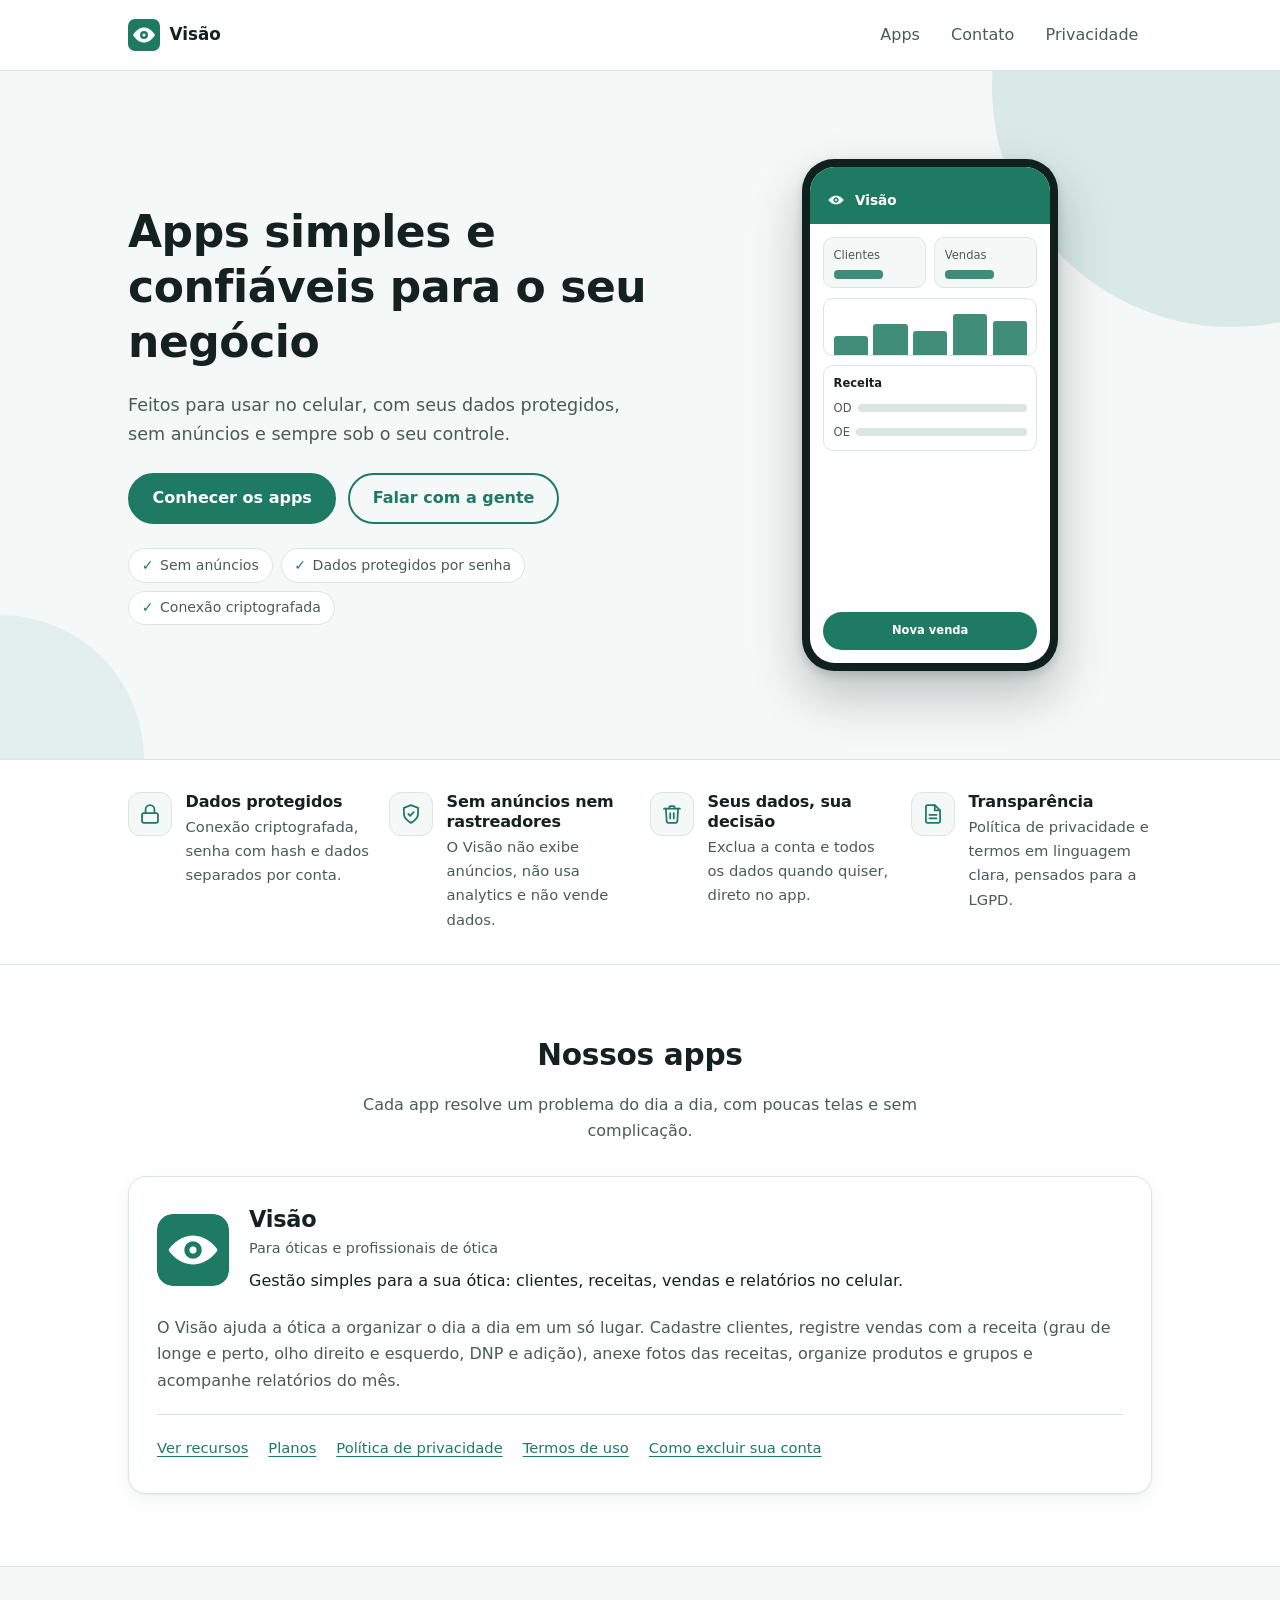
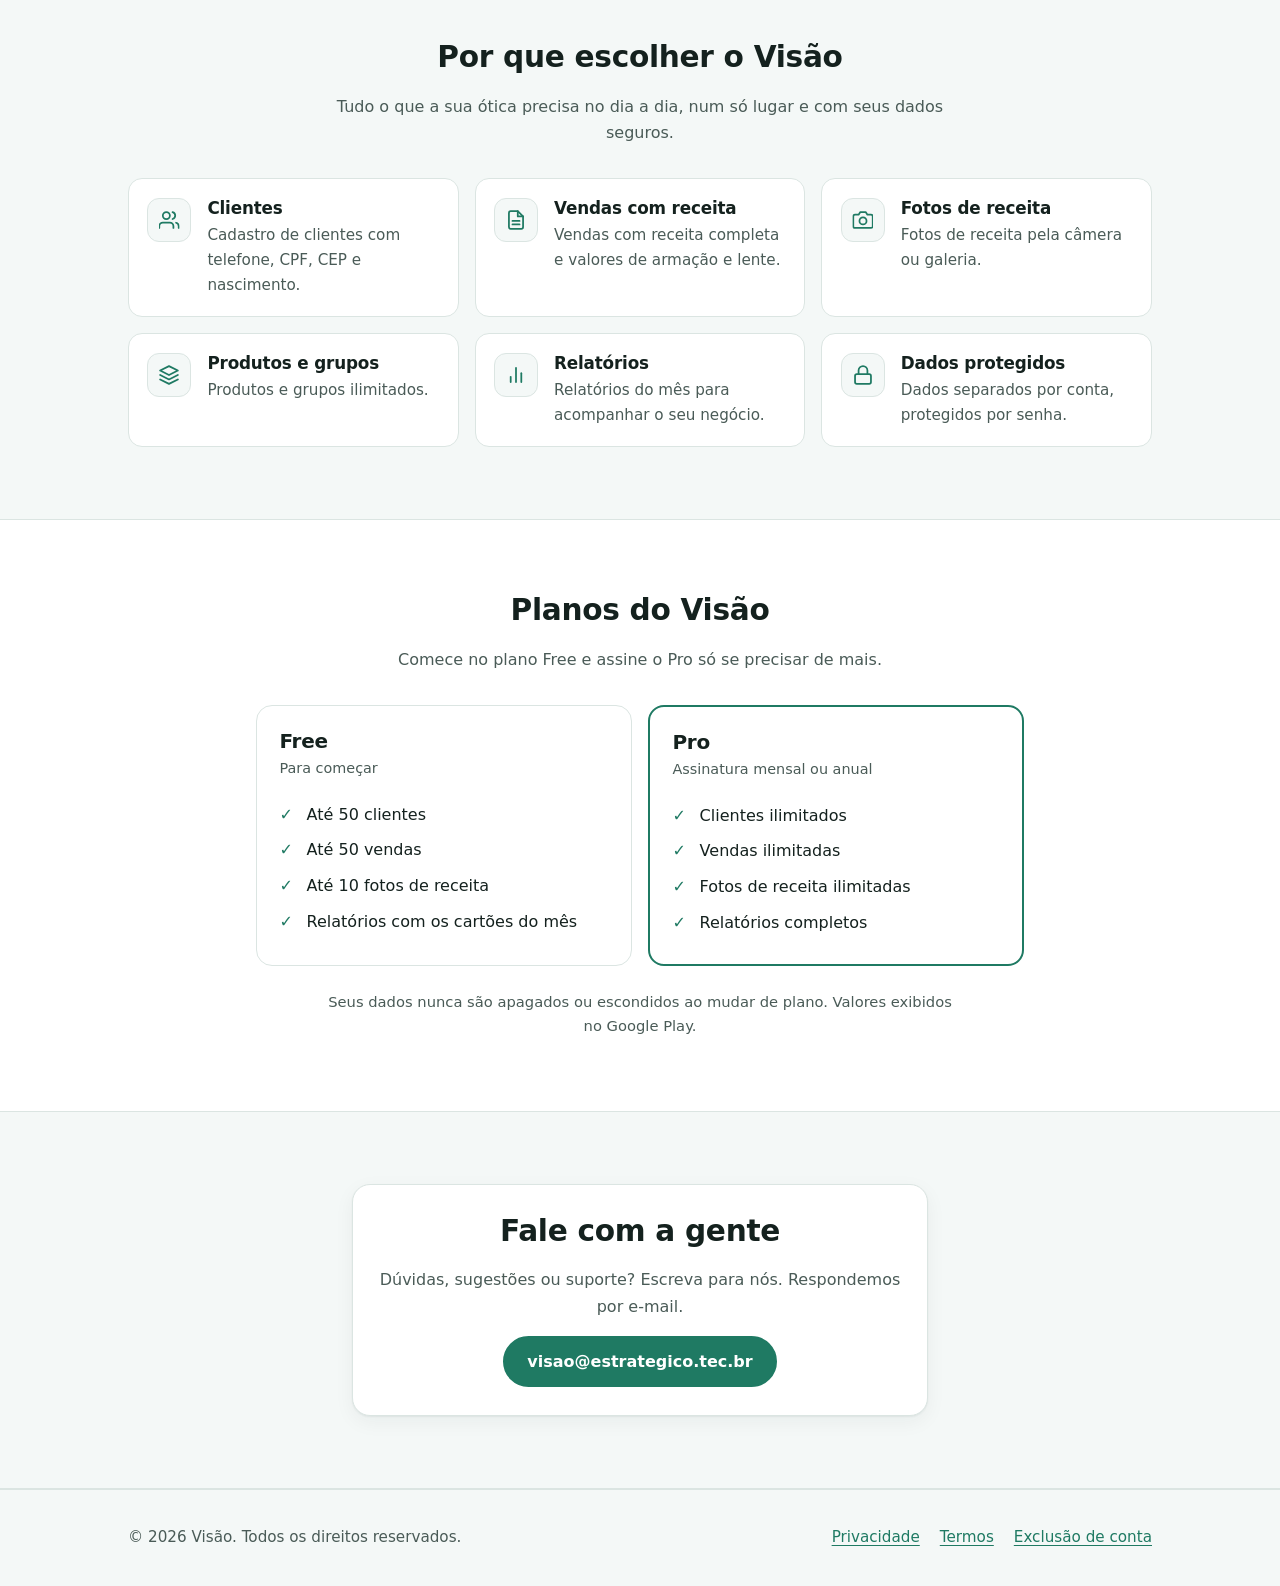
<file: index.html>
<!DOCTYPE html>
<html lang="pt-BR">
<head>
  <meta charset="utf-8">
  <meta name="viewport" content="width=device-width, initial-scale=1">
  <title>Visão – Apps simples e confiáveis para o seu negócio</title>
  <meta name="description" content="Apps simples, seguros e sem anúncios para o seu negócio. Conheça o Visão, app de gestão para óticas: clientes, receitas, vendas e relatórios no celular.">
  <meta name="theme-color" content="#1f7a63">
  <link rel="icon" href="img/favicon.svg" type="image/svg+xml">
  <link rel="stylesheet" href="style.css">

  <meta property="og:type" content="website">
  <meta property="og:locale" content="pt_BR">
  <meta property="og:site_name" content="Visão">
  <meta property="og:title" content="Visão – Apps simples e confiáveis para o seu negócio">
  <meta property="og:description" content="Conheça o Visão, app de gestão para óticas: clientes, receitas, vendas e relatórios no celular.">
  <!-- Opcional: og:image e og:url exigem URL absoluta (ex.: https://USUARIO.github.io/REPO/img/icone-visao.png).
  <meta property="og:image" content="https://USUARIO.github.io/REPO/img/icone-visao.png">
  <meta property="og:url" content="https://USUARIO.github.io/REPO/">
  -->
</head>
<body>
  <a class="skip-link" href="#conteudo">Ir para o conteúdo</a>

  <header class="site-header">
    <div class="container">
      <a class="brand" href="index.html">
        <img src="img/favicon.svg" alt="" width="32" height="32">
        <span>Visão</span>
      </a>
      <nav class="site-nav" aria-label="Principal">
        <ul>
          <li><a href="#apps">Apps</a></li>
          <li><a href="#contato">Contato</a></li>
          <li><a href="privacy.html">Privacidade</a></li>
        </ul>
      </nav>
    </div>
  </header>

  <main id="conteudo">

    <!-- ================================ HERO ================================ -->
    <section class="hero" aria-labelledby="titulo-hero">
      <div class="container">
        <div class="hero__texto">
          <h1 id="titulo-hero">Apps simples e confiáveis para o seu negócio</h1>
          <p class="hero__lead">Feitos para usar no celular, com seus dados protegidos, sem anúncios e sempre sob o seu controle.</p>
          <div class="hero__acoes">
            <a class="btn" href="#apps">Conhecer os apps</a>
            <a class="btn btn--secundario" href="#contato">Falar com a gente</a>
          </div>
          <ul class="chips" aria-label="Nossos compromissos">
            <li>Sem anúncios</li>
            <li>Dados protegidos por senha</li>
            <li>Conexão criptografada</li>
          </ul>
        </div>

        <!-- Ilustração do app feita só com HTML/CSS (sem imagens externas) -->
        <div class="phone" role="img" aria-label="Ilustração da tela do app Visão, com clientes, gráfico de vendas e receita">
          <div class="phone__tela" aria-hidden="true">
            <div class="phone__topo">
              <img src="img/icone-visao.png" alt="" width="22" height="22">
              <span>Visão</span>
            </div>
            <div class="phone__corpo">
              <div class="mini-cards">
                <div class="mini-card">Clientes<strong></strong></div>
                <div class="mini-card">Vendas<strong></strong></div>
              </div>
              <div class="grafico"><span></span><span></span><span></span><span></span><span></span></div>
              <div class="receita-mini">
                <p>Receita</p>
                <div>OD</div>
                <div>OE</div>
              </div>
              <div class="phone__botao">Nova venda</div>
            </div>
          </div>
        </div>
      </div>
    </section>

    <!-- ========================== COMPROMISSOS (CONFIANÇA) ========================== -->
    <section class="confianca" aria-labelledby="titulo-confianca">
      <div class="container">
        <h2 class="sr-only" id="titulo-confianca">Nosso compromisso com a sua confiança</h2>
        <ul class="confianca__lista">
          <li class="confianca__item">
            <svg class="icone" viewBox="0 0 24 24" aria-hidden="true"><rect x="3" y="11" width="18" height="11" rx="2" ry="2"/><path d="M7 11V7a5 5 0 0 1 10 0v4"/></svg>
            <div>
              <h3>Dados protegidos</h3>
              <p>Conexão criptografada, senha com hash e dados separados por conta.</p>
            </div>
          </li>
          <li class="confianca__item">
            <svg class="icone" viewBox="0 0 24 24" aria-hidden="true"><path d="M12 22s8-4 8-10V5l-8-3-8 3v7c0 6 8 10 8 10z"/><polyline points="9 12 11 14 15 10"/></svg>
            <div>
              <h3>Sem anúncios nem rastreadores</h3>
              <p>O Visão não exibe anúncios, não usa analytics e não vende dados.</p>
            </div>
          </li>
          <li class="confianca__item">
            <svg class="icone" viewBox="0 0 24 24" aria-hidden="true"><polyline points="3 6 5 6 21 6"/><path d="M19 6l-1 14a2 2 0 0 1-2 2H8a2 2 0 0 1-2-2L5 6"/><path d="M10 11v6"/><path d="M14 11v6"/><path d="M9 6V4a1 1 0 0 1 1-1h4a1 1 0 0 1 1 1v2"/></svg>
            <div>
              <h3>Seus dados, sua decisão</h3>
              <p>Exclua a conta e todos os dados quando quiser, direto no app.</p>
            </div>
          </li>
          <li class="confianca__item">
            <svg class="icone" viewBox="0 0 24 24" aria-hidden="true"><path d="M14 2H6a2 2 0 0 0-2 2v16a2 2 0 0 0 2 2h12a2 2 0 0 0 2-2V8z"/><polyline points="14 2 14 8 20 8"/><line x1="16" y1="13" x2="8" y2="13"/><line x1="16" y1="17" x2="8" y2="17"/></svg>
            <div>
              <h3>Transparência</h3>
              <p>Política de privacidade e termos em linguagem clara, pensados para a LGPD.</p>
            </div>
          </li>
        </ul>
      </div>
    </section>

    <!-- ================================ APPS ================================ -->
    <section class="secao" id="apps" aria-labelledby="titulo-apps">
      <div class="container">
        <div class="secao__cab">
          <h2 id="titulo-apps">Nossos apps</h2>
          <p class="secao__intro">Cada app resolve um problema do dia a dia, com poucas telas e sem complicação.</p>
        </div>

        <div class="apps-grid">

          <!-- ============================ APP: VISÃO ============================ -->
          <article class="app-card app-card--destaque" id="visao" aria-labelledby="visao-nome">
            <div class="app-card__topo">
              <img class="app-card__icone" src="img/icone-visao.png" alt="Ícone do app Visão" width="72" height="72">
              <div class="app-card__texto">
                <h3 class="app-card__nome" id="visao-nome">Visão</h3>
                <p class="app-card__publico">Para óticas e profissionais de ótica</p>
                <p class="app-card__curta">Gestão simples para a sua ótica: clientes, receitas, vendas e relatórios no celular.</p>
              </div>
              <!-- Quando o app estiver no Google Play, descomente o bloco abaixo e troque a URL:
              <div class="app-card__acoes">
                <a class="btn" href="[URL DO GOOGLE PLAY]" rel="noopener">Baixar no Google Play</a>
              </div>
              -->
            </div>

            <p class="app-card__longa">O Visão ajuda a ótica a organizar o dia a dia em um só lugar. Cadastre clientes, registre vendas com a receita (grau de longe e perto, olho direito e esquerdo, DNP e adição), anexe fotos das receitas, organize produtos e grupos e acompanhe relatórios do mês.</p>

            <p class="app-card__links">
              <a href="#visao-recursos">Ver recursos</a>
              <a href="#planos">Planos</a>
              <a href="privacy.html">Política de privacidade</a>
              <a href="termos.html">Termos de uso</a>
              <a href="excluir-conta.html">Como excluir sua conta</a>
            </p>
          </article>
          <!-- ========================== FIM DO APP: VISÃO ========================== -->

          <!-- ======================= MODELO PARA UM NOVO APP =======================
          Copie este bloco para dentro de <div class="apps-grid">, depois do cartão anterior.
          Remova "app-card--destaque" para que ele ocupe meia largura no desktop.
          Troque o id (ex.: "novoapp"), o ícone em img/, os textos e o link do Google Play.

          <article class="app-card" id="novoapp" aria-labelledby="novoapp-nome">
            <div class="app-card__topo">
              <img class="app-card__icone" src="img/icone-novoapp.png" alt="Ícone do app NOME" width="72" height="72">
              <div class="app-card__texto">
                <h3 class="app-card__nome" id="novoapp-nome">NOME DO APP</h3>
                <p class="app-card__publico">Para QUEM</p>
                <p class="app-card__curta">Descrição curta em uma linha.</p>
              </div>
              <div class="app-card__acoes">
                <a class="btn" href="[URL DO GOOGLE PLAY]" rel="noopener">Baixar no Google Play</a>
              </div>
            </div>
          </article>
          ===================================================================== -->

        </div>
      </div>
    </section>

    <!-- ===================== RECURSOS DO VISÃO ===================== -->
    <section class="secao secao--suave" id="visao-recursos" aria-labelledby="titulo-recursos">
      <div class="container">
        <div class="secao__cab">
          <h2 id="titulo-recursos">Por que escolher o Visão</h2>
          <p class="secao__intro">Tudo o que a sua ótica precisa no dia a dia, num só lugar e com seus dados seguros.</p>
        </div>

        <ul class="recursos">
          <li class="recurso">
            <svg class="icone" viewBox="0 0 24 24" aria-hidden="true"><path d="M17 21v-2a4 4 0 0 0-4-4H5a4 4 0 0 0-4 4v2"/><circle cx="9" cy="7" r="4"/><path d="M23 21v-2a4 4 0 0 0-3-3.87"/><path d="M16 3.13a4 4 0 0 1 0 7.75"/></svg>
            <div>
              <h3>Clientes</h3>
              <p>Cadastro de clientes com telefone, CPF, CEP e nascimento.</p>
            </div>
          </li>
          <li class="recurso">
            <svg class="icone" viewBox="0 0 24 24" aria-hidden="true"><path d="M14 2H6a2 2 0 0 0-2 2v16a2 2 0 0 0 2 2h12a2 2 0 0 0 2-2V8z"/><polyline points="14 2 14 8 20 8"/><line x1="16" y1="13" x2="8" y2="13"/><line x1="16" y1="17" x2="8" y2="17"/></svg>
            <div>
              <h3>Vendas com receita</h3>
              <p>Vendas com receita completa e valores de armação e lente.</p>
            </div>
          </li>
          <li class="recurso">
            <svg class="icone" viewBox="0 0 24 24" aria-hidden="true"><path d="M23 19a2 2 0 0 1-2 2H3a2 2 0 0 1-2-2V8a2 2 0 0 1 2-2h4l2-3h6l2 3h4a2 2 0 0 1 2 2z"/><circle cx="12" cy="13" r="4"/></svg>
            <div>
              <h3>Fotos de receita</h3>
              <p>Fotos de receita pela câmera ou galeria.</p>
            </div>
          </li>
          <li class="recurso">
            <svg class="icone" viewBox="0 0 24 24" aria-hidden="true"><polygon points="12 2 2 7 12 12 22 7 12 2"/><polyline points="2 17 12 22 22 17"/><polyline points="2 12 12 17 22 12"/></svg>
            <div>
              <h3>Produtos e grupos</h3>
              <p>Produtos e grupos ilimitados.</p>
            </div>
          </li>
          <li class="recurso">
            <svg class="icone" viewBox="0 0 24 24" aria-hidden="true"><line x1="18" y1="20" x2="18" y2="10"/><line x1="12" y1="20" x2="12" y2="4"/><line x1="6" y1="20" x2="6" y2="14"/></svg>
            <div>
              <h3>Relatórios</h3>
              <p>Relatórios do mês para acompanhar o seu negócio.</p>
            </div>
          </li>
          <li class="recurso">
            <svg class="icone" viewBox="0 0 24 24" aria-hidden="true"><rect x="3" y="11" width="18" height="11" rx="2" ry="2"/><path d="M7 11V7a5 5 0 0 1 10 0v4"/></svg>
            <div>
              <h3>Dados protegidos</h3>
              <p>Dados separados por conta, protegidos por senha.</p>
            </div>
          </li>
        </ul>
      </div>
    </section>

    <!-- ================================ PLANOS ================================ -->
    <section class="secao" id="planos" aria-labelledby="titulo-planos">
      <div class="container">
        <div class="secao__cab">
          <h2 id="titulo-planos">Planos do Visão</h2>
          <p class="secao__intro">Comece no plano Free e assine o Pro só se precisar de mais.</p>
        </div>

        <div class="planos">
          <div class="plano">
            <h3>Free</h3>
            <p class="plano__sub">Para começar</p>
            <ul class="plano__lista">
              <li>Até 50 clientes</li>
              <li>Até 50 vendas</li>
              <li>Até 10 fotos de receita</li>
              <li>Relatórios com os cartões do mês</li>
            </ul>
          </div>
          <div class="plano plano--pro">
            <h3>Pro</h3>
            <p class="plano__sub">Assinatura mensal ou anual</p>
            <ul class="plano__lista">
              <li>Clientes ilimitados</li>
              <li>Vendas ilimitadas</li>
              <li>Fotos de receita ilimitadas</li>
              <li>Relatórios completos</li>
            </ul>
          </div>
        </div>
        <p class="nota nota--centro">Seus dados nunca são apagados ou escondidos ao mudar de plano. Valores exibidos no Google Play.</p>
      </div>
    </section>

    <!-- ================================ CONTATO ================================ -->
    <section class="secao secao--suave" id="contato" aria-labelledby="titulo-contato">
      <div class="container">
        <div class="contato__caixa">
          <h2 id="titulo-contato">Fale com a gente</h2>
          <p>Dúvidas, sugestões ou suporte? Escreva para nós. Respondemos por e-mail.</p>
          <a class="btn" href="mailto:visao@estrategico.tec.br">visao@estrategico.tec.br</a>
        </div>
      </div>
    </section>
  </main>

  <footer class="site-footer">
    <div class="container">
      <p>&copy; 2026 Visão. Todos os direitos reservados.</p>
      <nav aria-label="Rodapé">
        <ul>
          <li><a href="privacy.html">Privacidade</a></li>
          <li><a href="termos.html">Termos</a></li>
          <li><a href="excluir-conta.html">Exclusão de conta</a></li>
        </ul>
      </nav>
    </div>
  </footer>
</body>
</html>
</file>
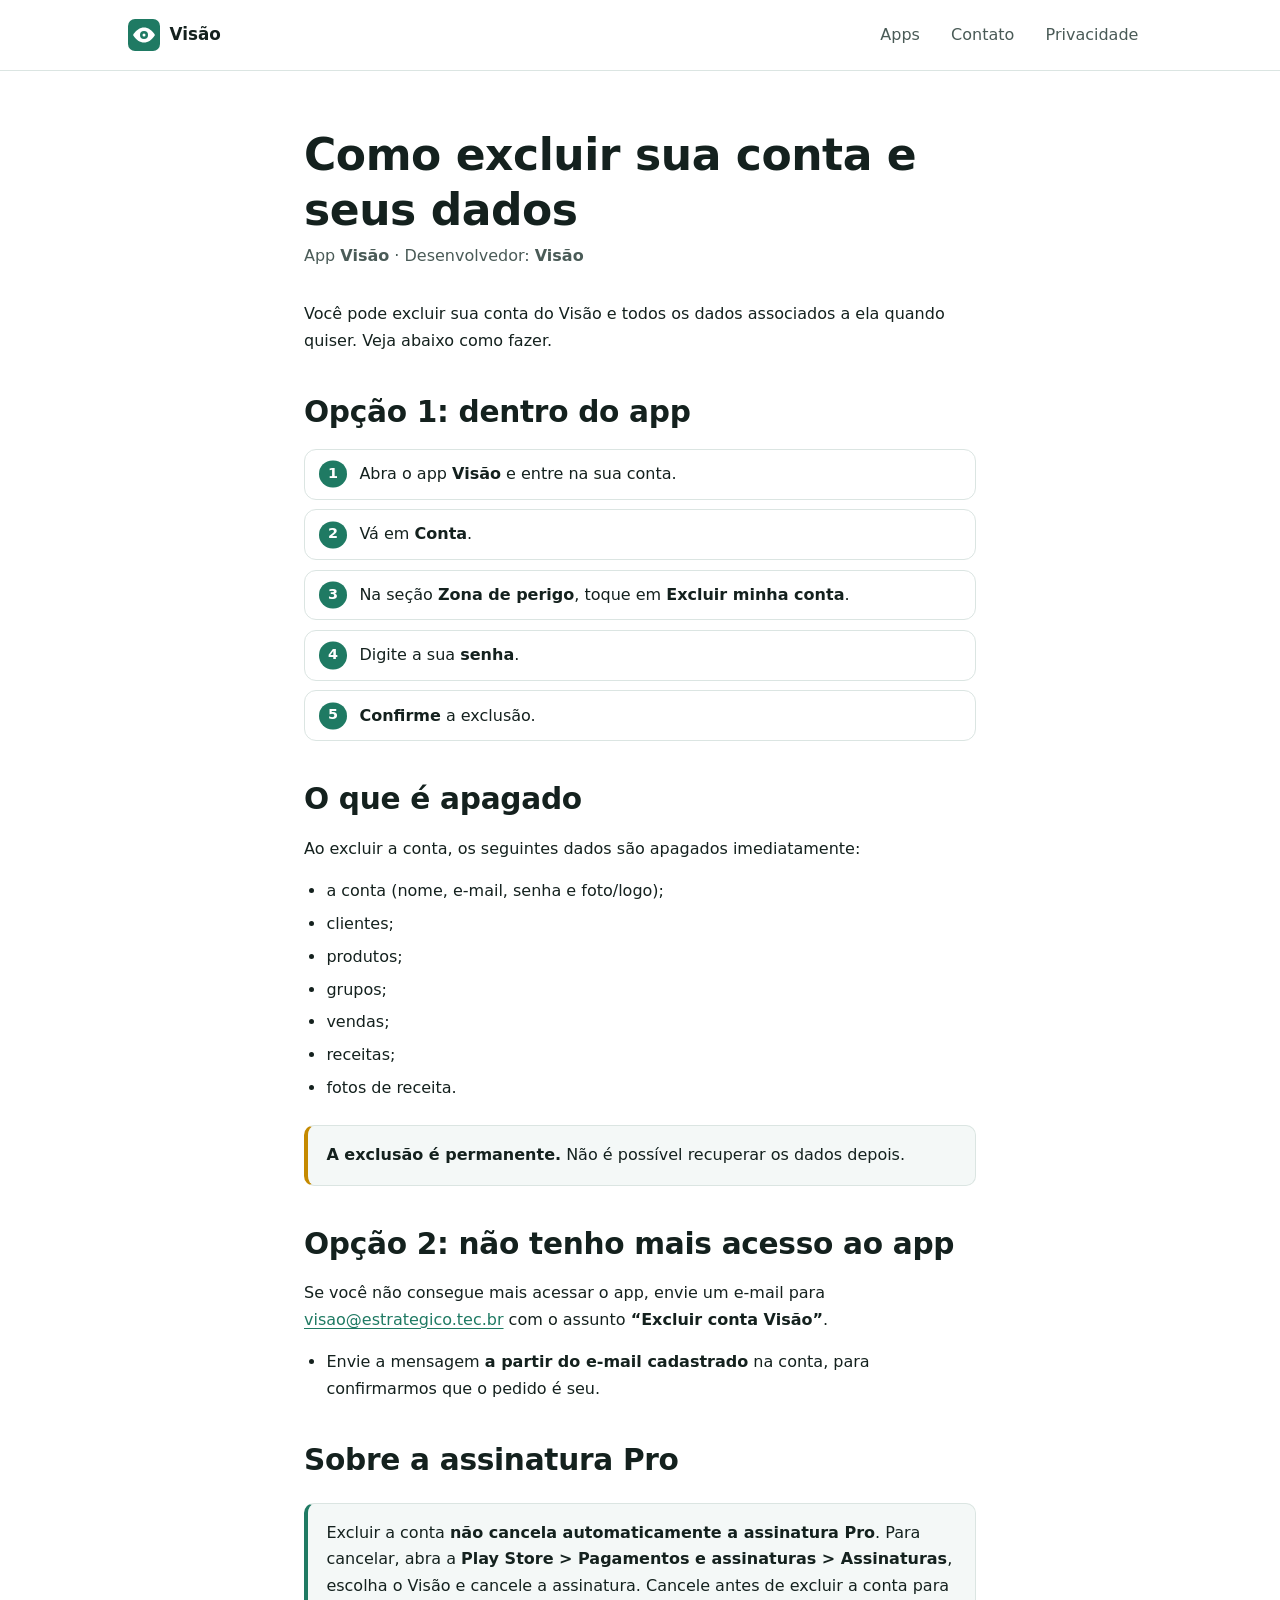
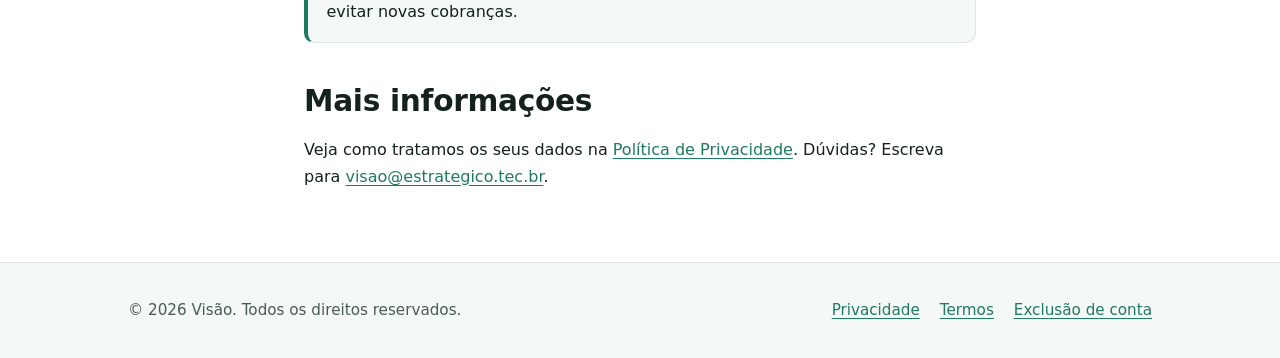
<file: excluir-conta.html>
<!DOCTYPE html>
<html lang="pt-BR">
<head>
  <meta charset="utf-8">
  <meta name="viewport" content="width=device-width, initial-scale=1">
  <title>Como excluir sua conta e seus dados no app Visão</title>
  <meta name="description" content="Passo a passo para excluir sua conta e todos os seus dados do app Visão, dentro do app ou por e-mail.">
  <meta name="theme-color" content="#1f7a63">
  <link rel="icon" href="img/favicon.svg" type="image/svg+xml">
  <link rel="stylesheet" href="style.css">

  <meta property="og:type" content="website">
  <meta property="og:locale" content="pt_BR">
  <meta property="og:site_name" content="Visão">
  <meta property="og:title" content="Como excluir sua conta e seus dados no app Visão">
  <meta property="og:description" content="Passo a passo para excluir sua conta e todos os seus dados do app Visão.">
</head>
<body>
  <a class="skip-link" href="#conteudo">Ir para o conteúdo</a>

  <header class="site-header">
    <div class="container">
      <a class="brand" href="index.html">
        <img src="img/favicon.svg" alt="" width="32" height="32">
        <span>Visão</span>
      </a>
      <nav class="site-nav" aria-label="Principal">
        <ul>
          <li><a href="index.html#apps">Apps</a></li>
          <li><a href="index.html#contato">Contato</a></li>
          <li><a href="privacy.html">Privacidade</a></li>
        </ul>
      </nav>
    </div>
  </header>

  <main id="conteudo" class="pagina">
    <div class="container container--texto">
      <h1>Como excluir sua conta e seus dados</h1>
      <p class="meta">App <strong>Visão</strong> · Desenvolvedor: <strong>Visão</strong></p>

      <p>Você pode excluir sua conta do Visão e todos os dados associados a ela quando quiser. Veja abaixo como fazer.</p>

      <h2 id="no-app">Opção 1: dentro do app</h2>
      <ol class="passos">
        <li>Abra o app <strong>Visão</strong> e entre na sua conta.</li>
        <li>Vá em <strong>Conta</strong>.</li>
        <li>Na seção <strong>Zona de perigo</strong>, toque em <strong>Excluir minha conta</strong>.</li>
        <li>Digite a sua <strong>senha</strong>.</li>
        <li><strong>Confirme</strong> a exclusão.</li>
      </ol>

      <h2 id="dados-apagados">O que é apagado</h2>
      <p>Ao excluir a conta, os seguintes dados são apagados imediatamente:</p>
      <ul>
        <li>a conta (nome, e-mail, senha e foto/logo);</li>
        <li>clientes;</li>
        <li>produtos;</li>
        <li>grupos;</li>
        <li>vendas;</li>
        <li>receitas;</li>
        <li>fotos de receita.</li>
      </ul>
      <div class="aviso aviso--atencao">
        <p><strong>A exclusão é permanente.</strong> Não é possível recuperar os dados depois.</p>
      </div>

      <h2 id="por-email">Opção 2: não tenho mais acesso ao app</h2>
      <p>Se você não consegue mais acessar o app, envie um e-mail para <a href="mailto:visao@estrategico.tec.br?subject=Excluir%20conta%20Vis%C3%A3o">visao@estrategico.tec.br</a> com o assunto <strong>&ldquo;Excluir conta Visão&rdquo;</strong>.</p>
      <ul>
        <li>Envie a mensagem <strong>a partir do e-mail cadastrado</strong> na conta, para confirmarmos que o pedido é seu.</li>
      </ul>

      <h2 id="assinatura">Sobre a assinatura Pro</h2>
      <div class="aviso">
        <p>Excluir a conta <strong>não cancela automaticamente a assinatura Pro</strong>. Para cancelar, abra a <strong>Play Store &gt; Pagamentos e assinaturas &gt; Assinaturas</strong>, escolha o Visão e cancele a assinatura. Cancele antes de excluir a conta para evitar novas cobranças.</p>
      </div>

      <h2 id="mais">Mais informações</h2>
      <p>Veja como tratamos os seus dados na <a href="privacy.html">Política de Privacidade</a>. Dúvidas? Escreva para <a href="mailto:visao@estrategico.tec.br">visao@estrategico.tec.br</a>.</p>
    </div>
  </main>

  <footer class="site-footer">
    <div class="container">
      <p>&copy; 2026 Visão. Todos os direitos reservados.</p>
      <nav aria-label="Rodapé">
        <ul>
          <li><a href="privacy.html">Privacidade</a></li>
          <li><a href="termos.html">Termos</a></li>
          <li><a href="excluir-conta.html" aria-current="page">Exclusão de conta</a></li>
        </ul>
      </nav>
    </div>
  </footer>
</body>
</html>
</file>
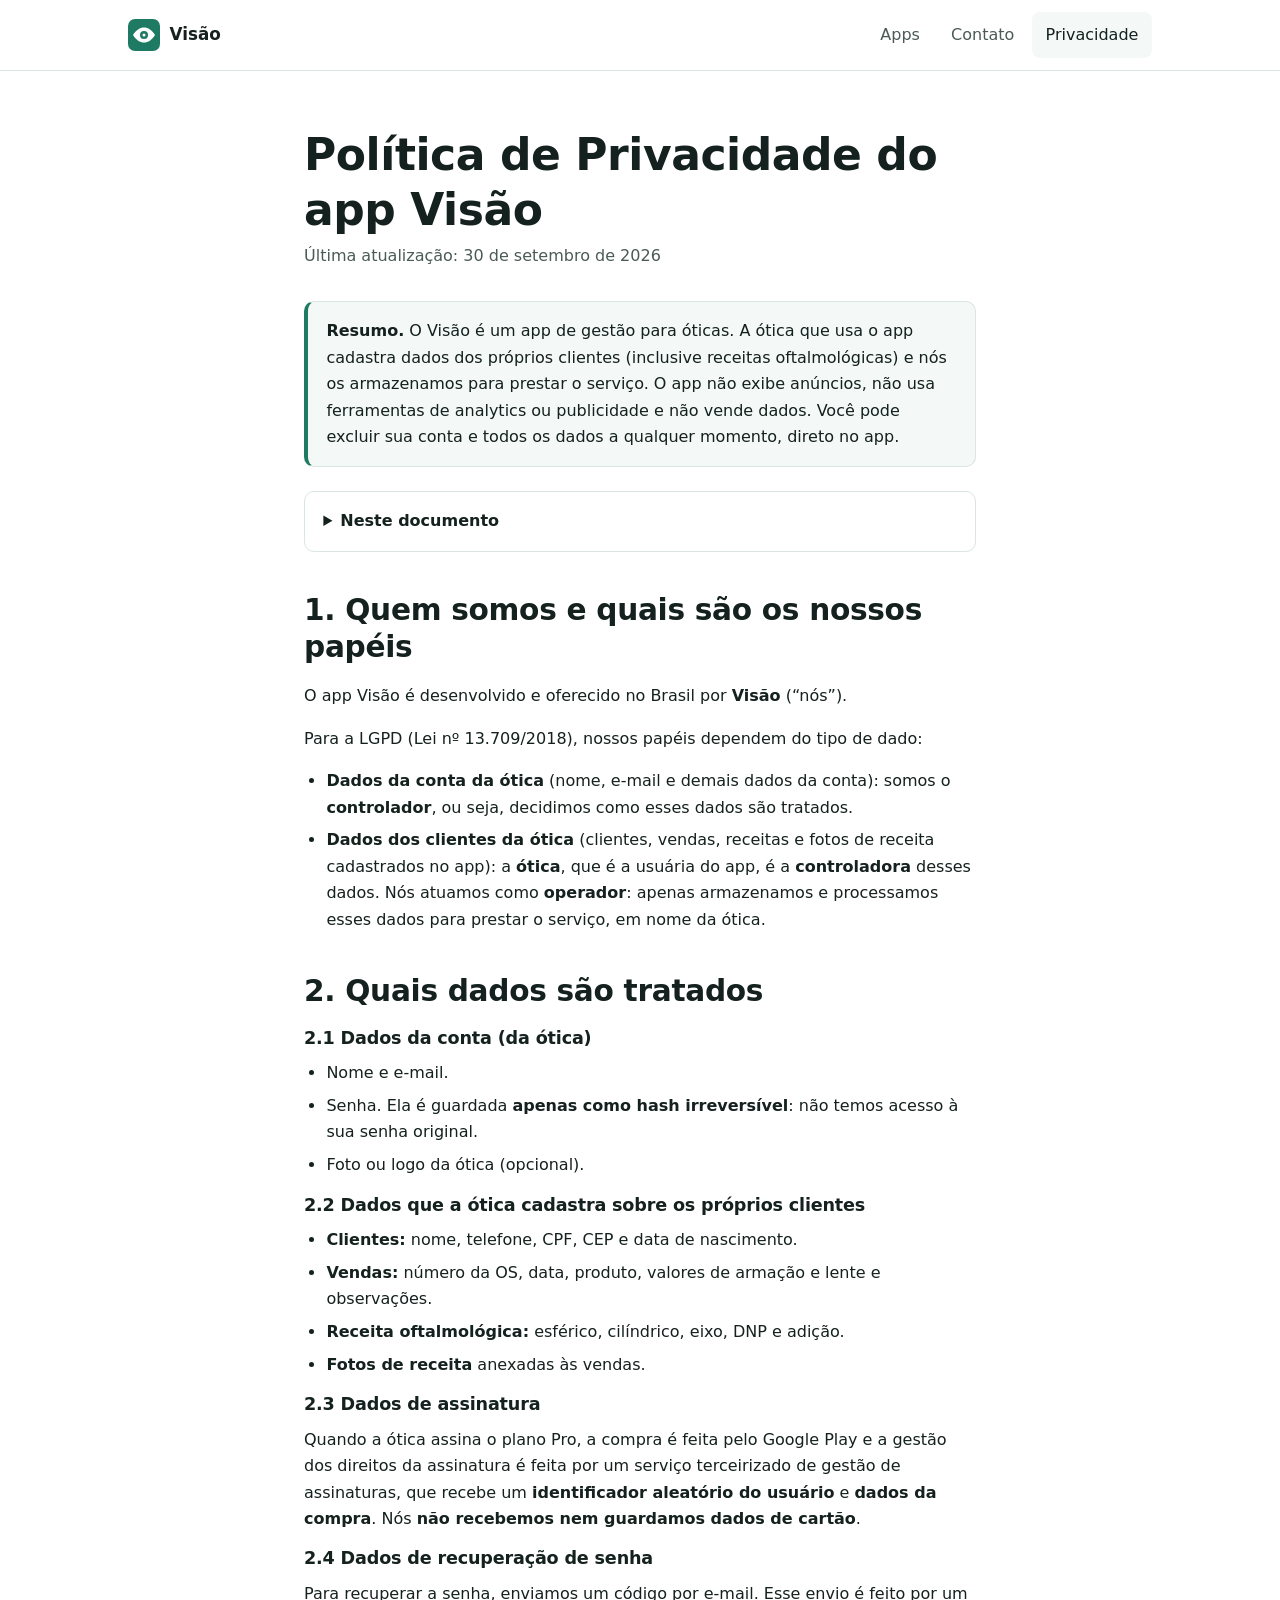
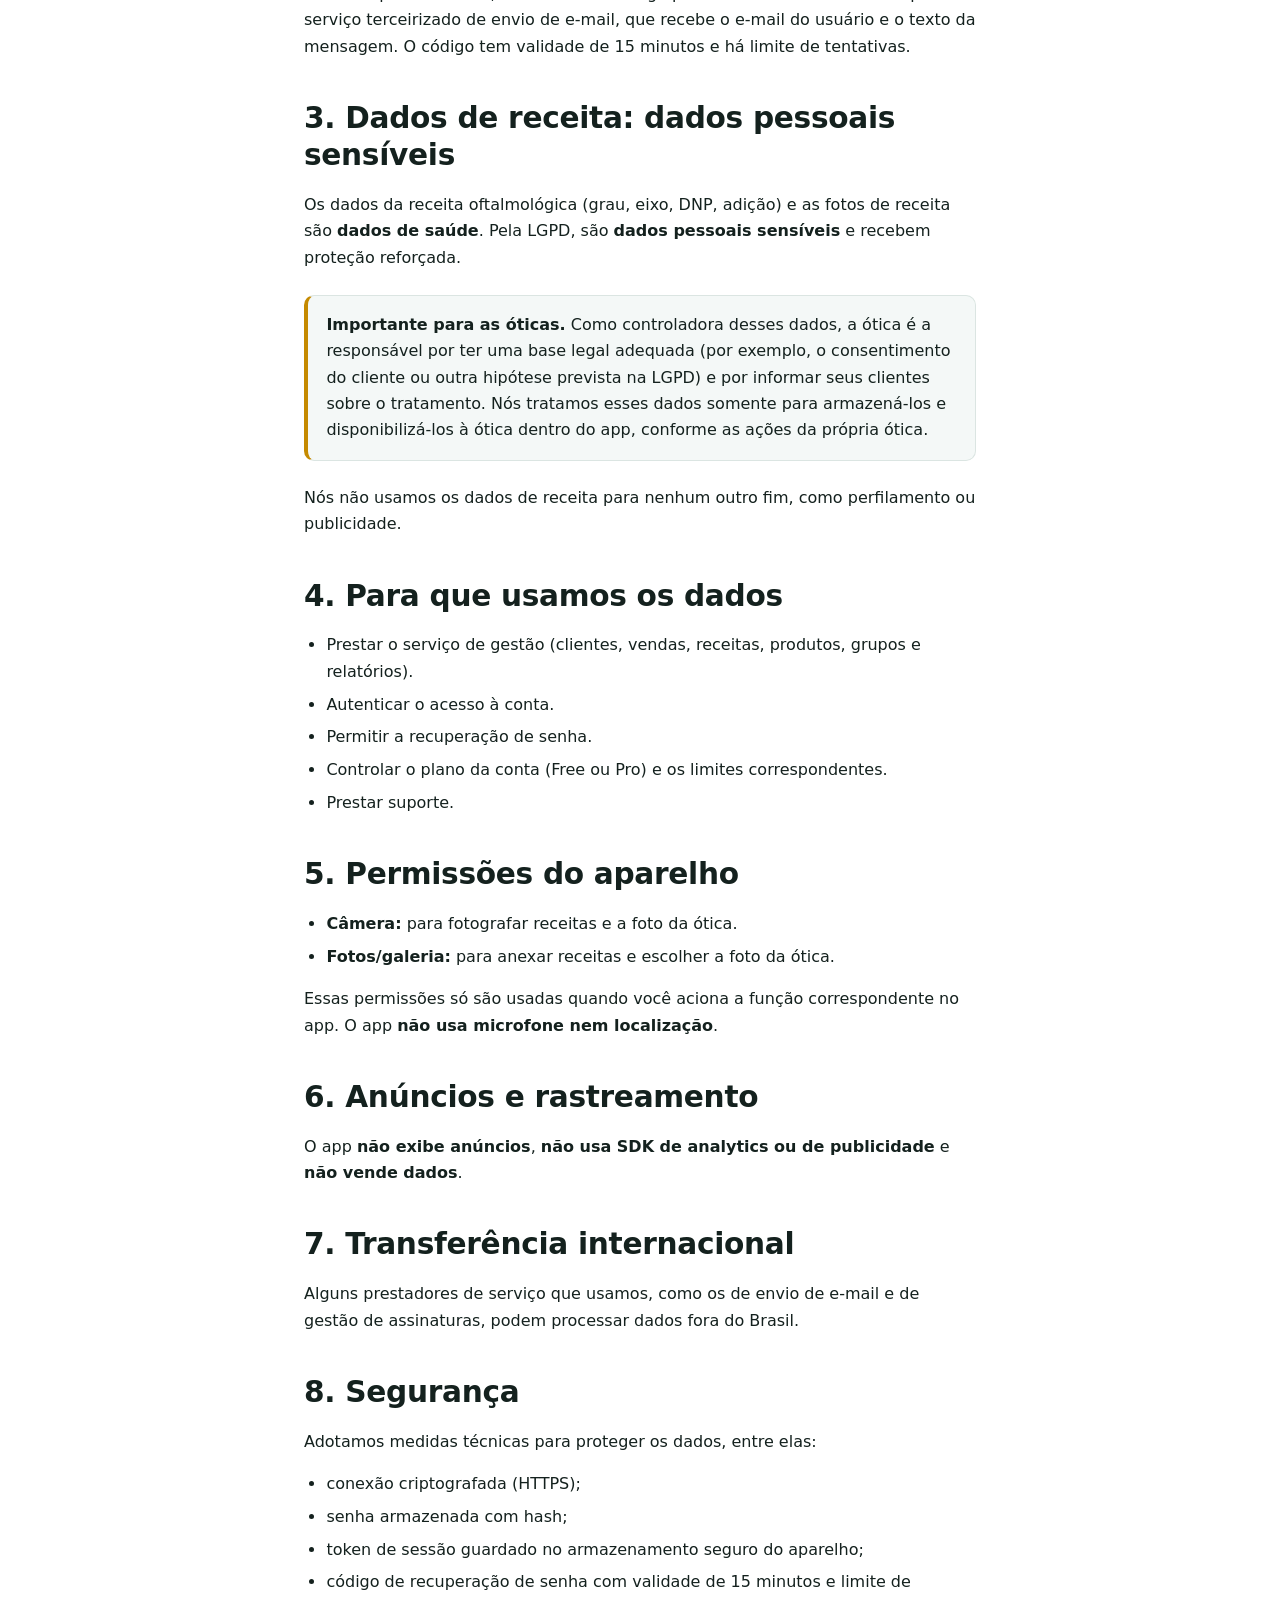
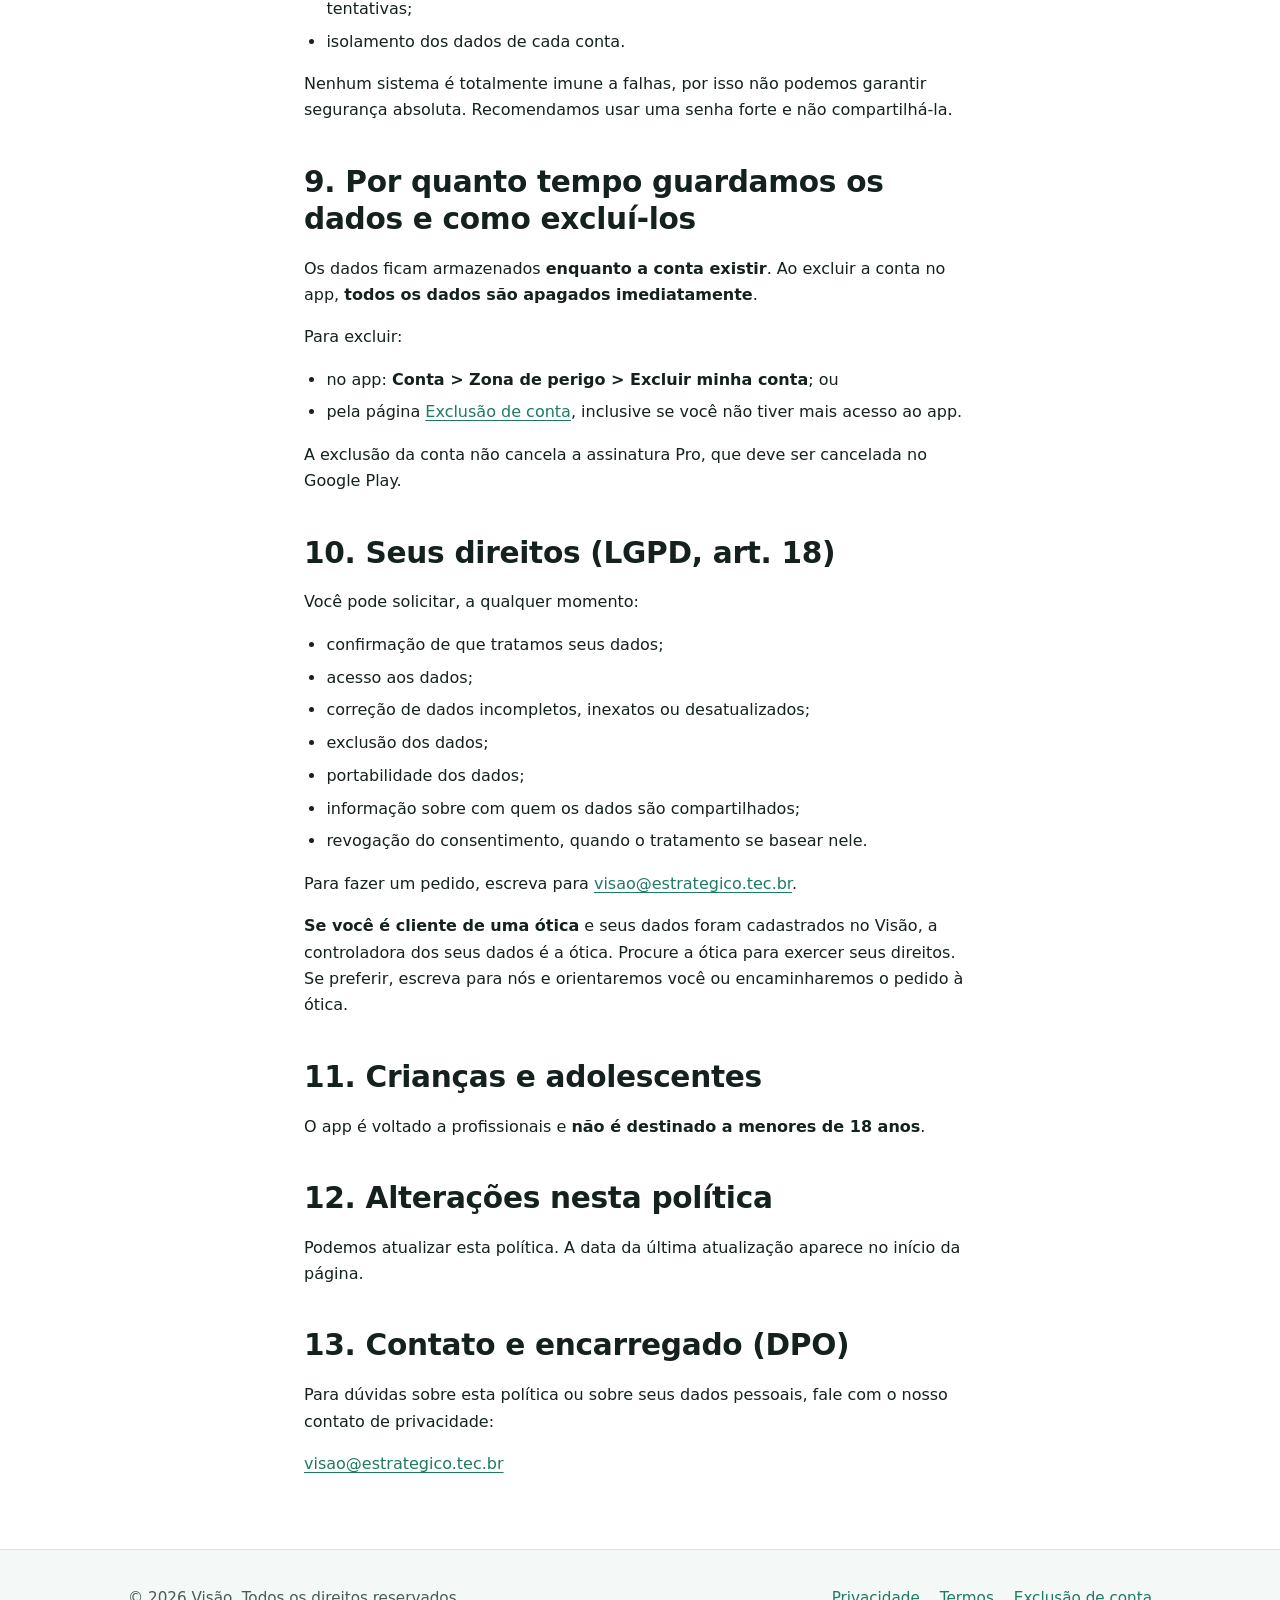
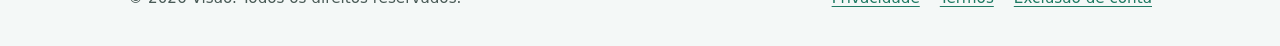
<file: privacy.html>
<!DOCTYPE html>
<html lang="pt-BR">
<head>
  <meta charset="utf-8">
  <meta name="viewport" content="width=device-width, initial-scale=1">
  <title>Política de Privacidade do app Visão</title>
  <meta name="description" content="Política de Privacidade do app Visão: quais dados são tratados, para quê, com quem são compartilhados, como são protegidos e como exercer seus direitos pela LGPD.">
  <meta name="theme-color" content="#1f7a63">
  <link rel="icon" href="img/favicon.svg" type="image/svg+xml">
  <link rel="stylesheet" href="style.css">

  <meta property="og:type" content="website">
  <meta property="og:locale" content="pt_BR">
  <meta property="og:site_name" content="Visão">
  <meta property="og:title" content="Política de Privacidade do app Visão">
  <meta property="og:description" content="Quais dados o app Visão trata, para quê, como são protegidos e como exercer seus direitos pela LGPD.">
</head>
<body>
  <a class="skip-link" href="#conteudo">Ir para o conteúdo</a>

  <header class="site-header">
    <div class="container">
      <a class="brand" href="index.html">
        <img src="img/favicon.svg" alt="" width="32" height="32">
        <span>Visão</span>
      </a>
      <nav class="site-nav" aria-label="Principal">
        <ul>
          <li><a href="index.html#apps">Apps</a></li>
          <li><a href="index.html#contato">Contato</a></li>
          <li><a href="privacy.html" aria-current="page">Privacidade</a></li>
        </ul>
      </nav>
    </div>
  </header>

  <main id="conteudo" class="pagina">
    <div class="container container--texto">
      <h1>Política de Privacidade do app Visão</h1>
      <p class="meta">Última atualização: 30 de setembro de 2026</p>

      <div class="resumo">
        <p><strong>Resumo.</strong> O Visão é um app de gestão para óticas. A ótica que usa o app cadastra dados dos próprios clientes (inclusive receitas oftalmológicas) e nós os armazenamos para prestar o serviço. O app não exibe anúncios, não usa ferramentas de analytics ou publicidade e não vende dados. Você pode excluir sua conta e todos os dados a qualquer momento, direto no app.</p>
      </div>

      <details class="indice">
        <summary>Neste documento</summary>
        <ol>
          <li><a href="#quem-somos">Quem somos e quais são os nossos papéis</a></li>
          <li><a href="#dados">Quais dados são tratados</a></li>
          <li><a href="#sensiveis">Dados de receita: dados pessoais sensíveis</a></li>
          <li><a href="#finalidades">Para que usamos os dados</a></li>
          <li><a href="#permissoes">Permissões do aparelho</a></li>
          <li><a href="#anuncios">Anúncios e rastreamento</a></li>
          <li><a href="#internacional">Transferência internacional</a></li>
          <li><a href="#seguranca">Segurança</a></li>
          <li><a href="#retencao">Por quanto tempo guardamos os dados e como excluí-los</a></li>
          <li><a href="#direitos">Seus direitos (LGPD)</a></li>
          <li><a href="#criancas">Crianças e adolescentes</a></li>
          <li><a href="#alteracoes">Alterações nesta política</a></li>
          <li><a href="#contato">Contato e encarregado (DPO)</a></li>
        </ol>
      </details>

      <h2 id="quem-somos">1. Quem somos e quais são os nossos papéis</h2>
      <p>O app Visão é desenvolvido e oferecido no Brasil por <strong>Visão</strong> (&ldquo;nós&rdquo;).</p>
      <p>Para a LGPD (Lei nº 13.709/2018), nossos papéis dependem do tipo de dado:</p>
      <ul>
        <li><strong>Dados da conta da ótica</strong> (nome, e-mail e demais dados da conta): somos o <strong>controlador</strong>, ou seja, decidimos como esses dados são tratados.</li>
        <li><strong>Dados dos clientes da ótica</strong> (clientes, vendas, receitas e fotos de receita cadastrados no app): a <strong>ótica</strong>, que é a usuária do app, é a <strong>controladora</strong> desses dados. Nós atuamos como <strong>operador</strong>: apenas armazenamos e processamos esses dados para prestar o serviço, em nome da ótica.</li>
      </ul>

      <h2 id="dados">2. Quais dados são tratados</h2>

      <h3>2.1 Dados da conta (da ótica)</h3>
      <ul>
        <li>Nome e e-mail.</li>
        <li>Senha. Ela é guardada <strong>apenas como hash irreversível</strong>: não temos acesso à sua senha original.</li>
        <li>Foto ou logo da ótica (opcional).</li>
      </ul>

      <h3>2.2 Dados que a ótica cadastra sobre os próprios clientes</h3>
      <ul>
        <li><strong>Clientes:</strong> nome, telefone, CPF, CEP e data de nascimento.</li>
        <li><strong>Vendas:</strong> número da OS, data, produto, valores de armação e lente e observações.</li>
        <li><strong>Receita oftalmológica:</strong> esférico, cilíndrico, eixo, DNP e adição.</li>
        <li><strong>Fotos de receita</strong> anexadas às vendas.</li>
      </ul>

      <h3>2.3 Dados de assinatura</h3>
      <p>Quando a ótica assina o plano Pro, a compra é feita pelo Google Play e a gestão dos direitos da assinatura é feita por um serviço terceirizado de gestão de assinaturas, que recebe um <strong>identificador aleatório do usuário</strong> e <strong>dados da compra</strong>. Nós <strong>não recebemos nem guardamos dados de cartão</strong>.</p>

      <h3>2.4 Dados de recuperação de senha</h3>
      <p>Para recuperar a senha, enviamos um código por e-mail. Esse envio é feito por um serviço terceirizado de envio de e-mail, que recebe o e-mail do usuário e o texto da mensagem. O código tem validade de 15 minutos e há limite de tentativas.</p>

      <h2 id="sensiveis">3. Dados de receita: dados pessoais sensíveis</h2>
      <p>Os dados da receita oftalmológica (grau, eixo, DNP, adição) e as fotos de receita são <strong>dados de saúde</strong>. Pela LGPD, são <strong>dados pessoais sensíveis</strong> e recebem proteção reforçada.</p>
      <div class="aviso aviso--atencao">
        <p><strong>Importante para as óticas.</strong> Como controladora desses dados, a ótica é a responsável por ter uma base legal adequada (por exemplo, o consentimento do cliente ou outra hipótese prevista na LGPD) e por informar seus clientes sobre o tratamento. Nós tratamos esses dados somente para armazená-los e disponibilizá-los à ótica dentro do app, conforme as ações da própria ótica.</p>
      </div>
      <p>Nós não usamos os dados de receita para nenhum outro fim, como perfilamento ou publicidade.</p>

      <h2 id="finalidades">4. Para que usamos os dados</h2>
      <ul>
        <li>Prestar o serviço de gestão (clientes, vendas, receitas, produtos, grupos e relatórios).</li>
        <li>Autenticar o acesso à conta.</li>
        <li>Permitir a recuperação de senha.</li>
        <li>Controlar o plano da conta (Free ou Pro) e os limites correspondentes.</li>
        <li>Prestar suporte.</li>
      </ul>

      <h2 id="permissoes">5. Permissões do aparelho</h2>
      <ul>
        <li><strong>Câmera:</strong> para fotografar receitas e a foto da ótica.</li>
        <li><strong>Fotos/galeria:</strong> para anexar receitas e escolher a foto da ótica.</li>
      </ul>
      <p>Essas permissões só são usadas quando você aciona a função correspondente no app. O app <strong>não usa microfone nem localização</strong>.</p>

      <h2 id="anuncios">6. Anúncios e rastreamento</h2>
      <p>O app <strong>não exibe anúncios</strong>, <strong>não usa SDK de analytics ou de publicidade</strong> e <strong>não vende dados</strong>.</p>

      <h2 id="internacional">7. Transferência internacional</h2>
      <p>Alguns prestadores de serviço que usamos, como os de envio de e-mail e de gestão de assinaturas, podem processar dados fora do Brasil.</p>

      <h2 id="seguranca">8. Segurança</h2>
      <p>Adotamos medidas técnicas para proteger os dados, entre elas:</p>
      <ul>
        <li>conexão criptografada (HTTPS);</li>
        <li>senha armazenada com hash;</li>
        <li>token de sessão guardado no armazenamento seguro do aparelho;</li>
        <li>código de recuperação de senha com validade de 15 minutos e limite de tentativas;</li>
        <li>isolamento dos dados de cada conta.</li>
      </ul>
      <p>Nenhum sistema é totalmente imune a falhas, por isso não podemos garantir segurança absoluta. Recomendamos usar uma senha forte e não compartilhá-la.</p>

      <h2 id="retencao">9. Por quanto tempo guardamos os dados e como excluí-los</h2>
      <p>Os dados ficam armazenados <strong>enquanto a conta existir</strong>. Ao excluir a conta no app, <strong>todos os dados são apagados imediatamente</strong>.</p>
      <p>Para excluir:</p>
      <ul>
        <li>no app: <strong>Conta &gt; Zona de perigo &gt; Excluir minha conta</strong>; ou</li>
        <li>pela página <a href="excluir-conta.html">Exclusão de conta</a>, inclusive se você não tiver mais acesso ao app.</li>
      </ul>
      <p>A exclusão da conta não cancela a assinatura Pro, que deve ser cancelada no Google Play.</p>

      <h2 id="direitos">10. Seus direitos (LGPD, art. 18)</h2>
      <p>Você pode solicitar, a qualquer momento:</p>
      <ul>
        <li>confirmação de que tratamos seus dados;</li>
        <li>acesso aos dados;</li>
        <li>correção de dados incompletos, inexatos ou desatualizados;</li>
        <li>exclusão dos dados;</li>
        <li>portabilidade dos dados;</li>
        <li>informação sobre com quem os dados são compartilhados;</li>
        <li>revogação do consentimento, quando o tratamento se basear nele.</li>
      </ul>
      <p>Para fazer um pedido, escreva para <a href="mailto:visao@estrategico.tec.br">visao@estrategico.tec.br</a>.</p>
      <p><strong>Se você é cliente de uma ótica</strong> e seus dados foram cadastrados no Visão, a controladora dos seus dados é a ótica. Procure a ótica para exercer seus direitos. Se preferir, escreva para nós e orientaremos você ou encaminharemos o pedido à ótica.</p>

      <h2 id="criancas">11. Crianças e adolescentes</h2>
      <p>O app é voltado a profissionais e <strong>não é destinado a menores de 18 anos</strong>.</p>

      <h2 id="alteracoes">12. Alterações nesta política</h2>
      <p>Podemos atualizar esta política. A data da última atualização aparece no início da página.</p>

      <h2 id="contato">13. Contato e encarregado (DPO)</h2>
      <p>Para dúvidas sobre esta política ou sobre seus dados pessoais, fale com o nosso contato de privacidade:</p>
      <p><a href="mailto:visao@estrategico.tec.br">visao@estrategico.tec.br</a></p>
    </div>
  </main>

  <footer class="site-footer">
    <div class="container">
      <p>&copy; 2026 Visão. Todos os direitos reservados.</p>
      <nav aria-label="Rodapé">
        <ul>
          <li><a href="privacy.html" aria-current="page">Privacidade</a></li>
          <li><a href="termos.html">Termos</a></li>
          <li><a href="excluir-conta.html">Exclusão de conta</a></li>
        </ul>
      </nav>
    </div>
  </footer>
</body>
</html>
</file>
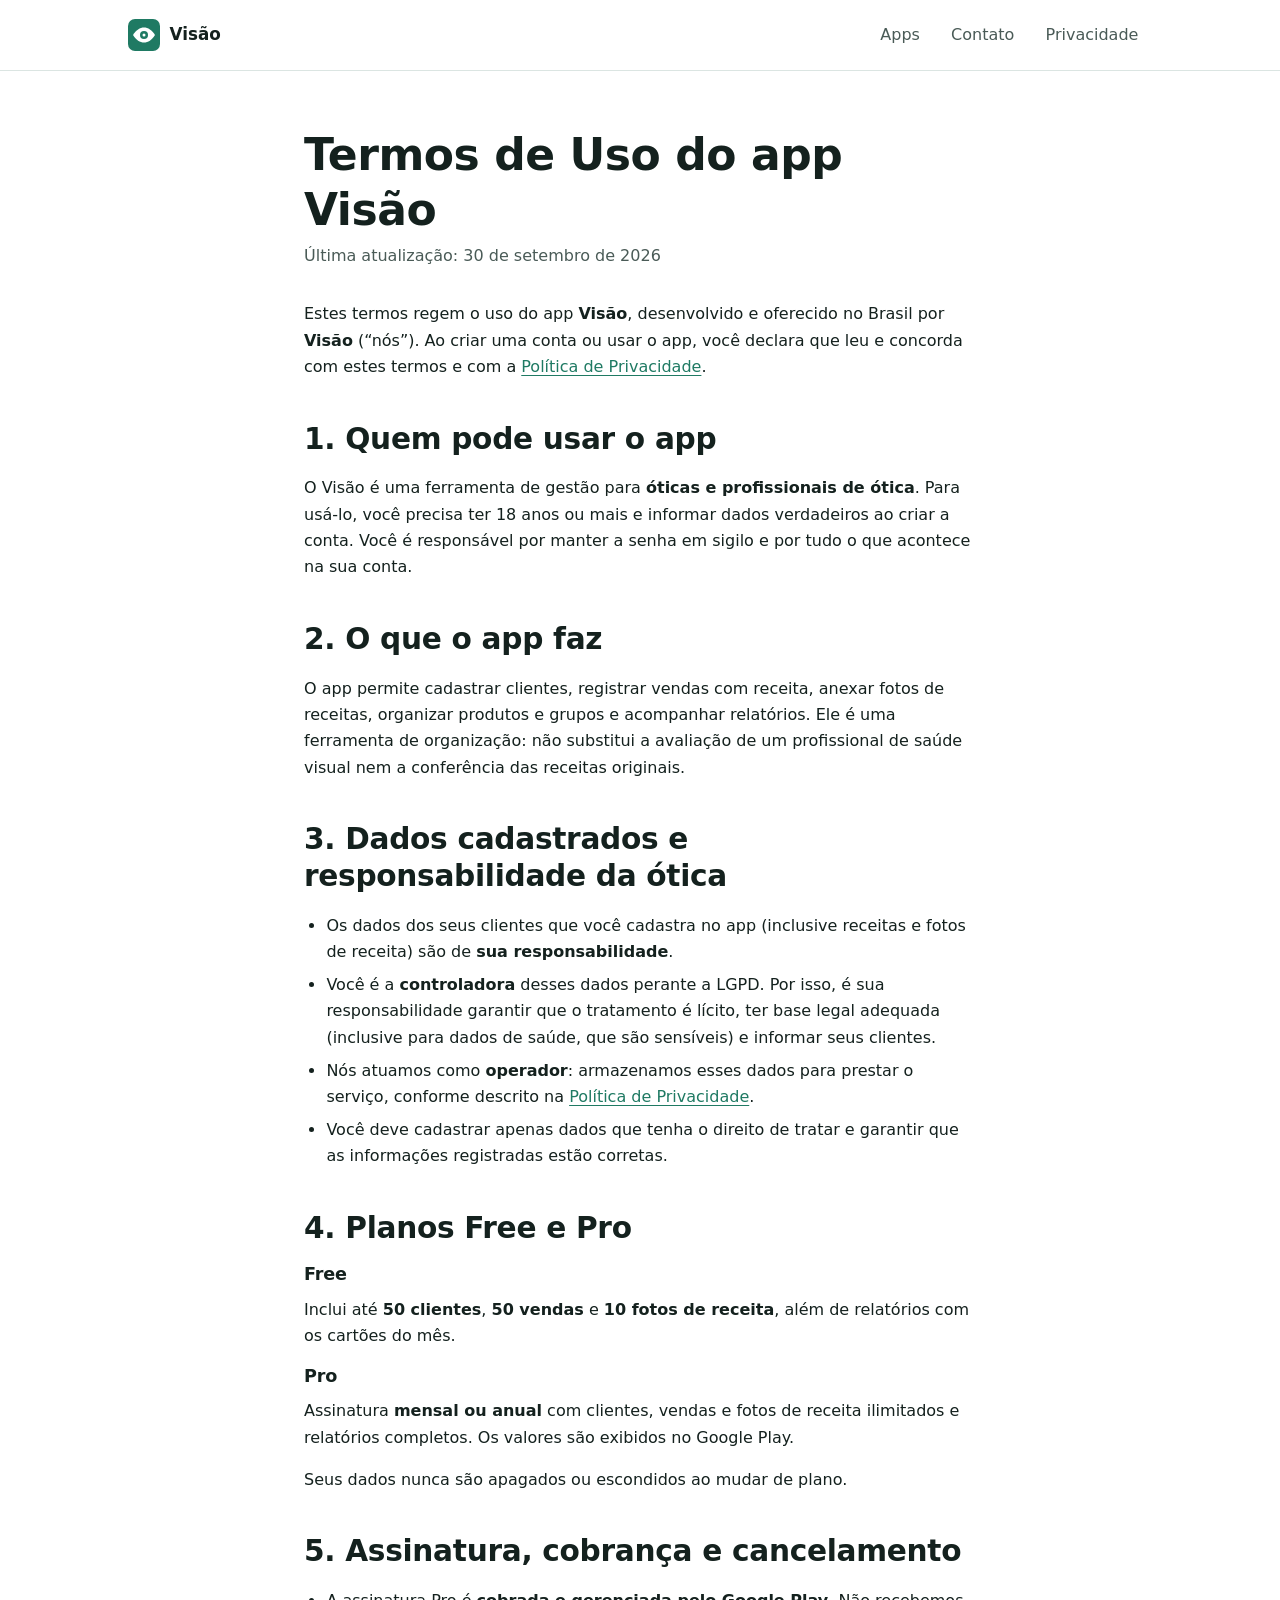
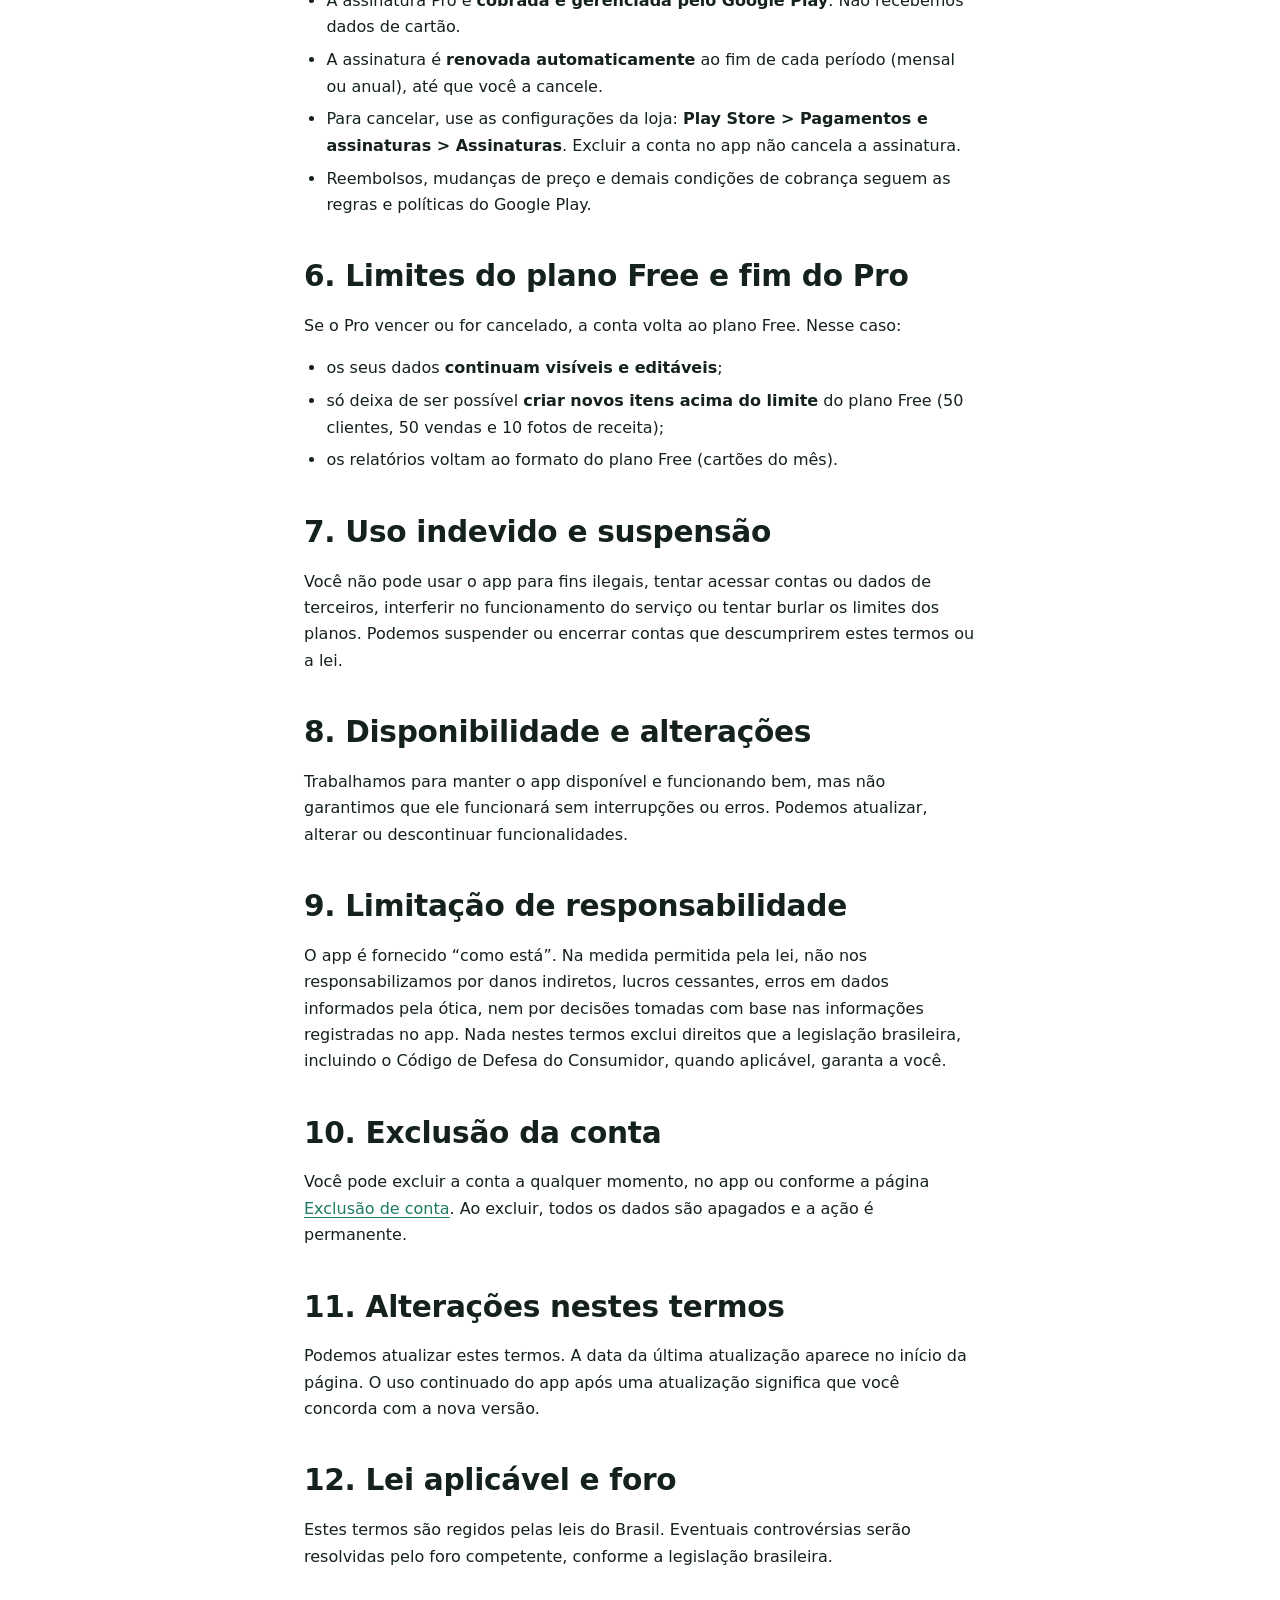
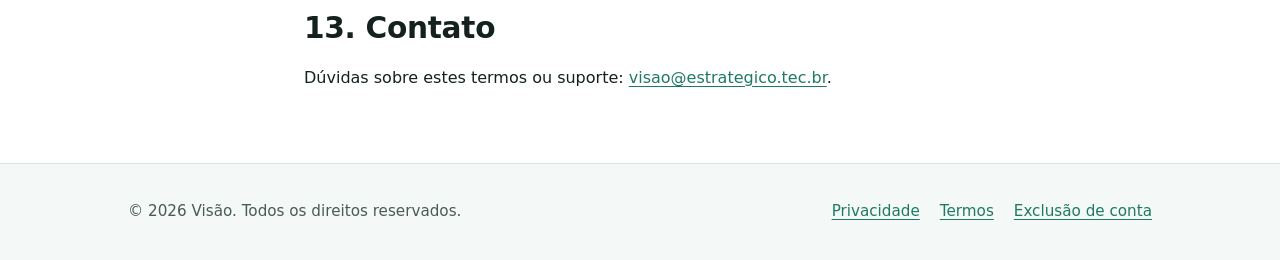
<file: termos.html>
<!DOCTYPE html>
<html lang="pt-BR">
<head>
  <meta charset="utf-8">
  <meta name="viewport" content="width=device-width, initial-scale=1">
  <title>Termos de Uso do app Visão</title>
  <meta name="description" content="Termos de Uso do app Visão: regras de uso por profissionais de ótica, planos Free e Pro, assinatura pelo Google Play, responsabilidades e contato.">
  <meta name="theme-color" content="#1f7a63">
  <link rel="icon" href="img/favicon.svg" type="image/svg+xml">
  <link rel="stylesheet" href="style.css">

  <meta property="og:type" content="website">
  <meta property="og:locale" content="pt_BR">
  <meta property="og:site_name" content="Visão">
  <meta property="og:title" content="Termos de Uso do app Visão">
  <meta property="og:description" content="Regras de uso do app Visão, planos Free e Pro e responsabilidades.">
</head>
<body>
  <a class="skip-link" href="#conteudo">Ir para o conteúdo</a>

  <header class="site-header">
    <div class="container">
      <a class="brand" href="index.html">
        <img src="img/favicon.svg" alt="" width="32" height="32">
        <span>Visão</span>
      </a>
      <nav class="site-nav" aria-label="Principal">
        <ul>
          <li><a href="index.html#apps">Apps</a></li>
          <li><a href="index.html#contato">Contato</a></li>
          <li><a href="privacy.html">Privacidade</a></li>
        </ul>
      </nav>
    </div>
  </header>

  <main id="conteudo" class="pagina">
    <div class="container container--texto">
      <h1>Termos de Uso do app Visão</h1>
      <p class="meta">Última atualização: 30 de setembro de 2026</p>

      <p>Estes termos regem o uso do app <strong>Visão</strong>, desenvolvido e oferecido no Brasil por <strong>Visão</strong> (&ldquo;nós&rdquo;). Ao criar uma conta ou usar o app, você declara que leu e concorda com estes termos e com a <a href="privacy.html">Política de Privacidade</a>.</p>

      <h2 id="uso">1. Quem pode usar o app</h2>
      <p>O Visão é uma ferramenta de gestão para <strong>óticas e profissionais de ótica</strong>. Para usá-lo, você precisa ter 18 anos ou mais e informar dados verdadeiros ao criar a conta. Você é responsável por manter a senha em sigilo e por tudo o que acontece na sua conta.</p>

      <h2 id="servico">2. O que o app faz</h2>
      <p>O app permite cadastrar clientes, registrar vendas com receita, anexar fotos de receitas, organizar produtos e grupos e acompanhar relatórios. Ele é uma ferramenta de organização: não substitui a avaliação de um profissional de saúde visual nem a conferência das receitas originais.</p>

      <h2 id="dados">3. Dados cadastrados e responsabilidade da ótica</h2>
      <ul>
        <li>Os dados dos seus clientes que você cadastra no app (inclusive receitas e fotos de receita) são de <strong>sua responsabilidade</strong>.</li>
        <li>Você é a <strong>controladora</strong> desses dados perante a LGPD. Por isso, é sua responsabilidade garantir que o tratamento é lícito, ter base legal adequada (inclusive para dados de saúde, que são sensíveis) e informar seus clientes.</li>
        <li>Nós atuamos como <strong>operador</strong>: armazenamos esses dados para prestar o serviço, conforme descrito na <a href="privacy.html">Política de Privacidade</a>.</li>
        <li>Você deve cadastrar apenas dados que tenha o direito de tratar e garantir que as informações registradas estão corretas.</li>
      </ul>

      <h2 id="planos">4. Planos Free e Pro</h2>
      <h3>Free</h3>
      <p>Inclui até <strong>50 clientes</strong>, <strong>50 vendas</strong> e <strong>10 fotos de receita</strong>, além de relatórios com os cartões do mês.</p>
      <h3>Pro</h3>
      <p>Assinatura <strong>mensal ou anual</strong> com clientes, vendas e fotos de receita ilimitados e relatórios completos. Os valores são exibidos no Google Play.</p>
      <p>Seus dados nunca são apagados ou escondidos ao mudar de plano.</p>

      <h2 id="assinatura">5. Assinatura, cobrança e cancelamento</h2>
      <ul>
        <li>A assinatura Pro é <strong>cobrada e gerenciada pelo Google Play</strong>. Não recebemos dados de cartão.</li>
        <li>A assinatura é <strong>renovada automaticamente</strong> ao fim de cada período (mensal ou anual), até que você a cancele.</li>
        <li>Para cancelar, use as configurações da loja: <strong>Play Store &gt; Pagamentos e assinaturas &gt; Assinaturas</strong>. Excluir a conta no app não cancela a assinatura.</li>
        <li>Reembolsos, mudanças de preço e demais condições de cobrança seguem as regras e políticas do Google Play.</li>
      </ul>

      <h2 id="vencimento">6. Limites do plano Free e fim do Pro</h2>
      <p>Se o Pro vencer ou for cancelado, a conta volta ao plano Free. Nesse caso:</p>
      <ul>
        <li>os seus dados <strong>continuam visíveis e editáveis</strong>;</li>
        <li>só deixa de ser possível <strong>criar novos itens acima do limite</strong> do plano Free (50 clientes, 50 vendas e 10 fotos de receita);</li>
        <li>os relatórios voltam ao formato do plano Free (cartões do mês).</li>
      </ul>

      <h2 id="uso-indevido">7. Uso indevido e suspensão</h2>
      <p>Você não pode usar o app para fins ilegais, tentar acessar contas ou dados de terceiros, interferir no funcionamento do serviço ou tentar burlar os limites dos planos. Podemos suspender ou encerrar contas que descumprirem estes termos ou a lei.</p>

      <h2 id="disponibilidade">8. Disponibilidade e alterações</h2>
      <p>Trabalhamos para manter o app disponível e funcionando bem, mas não garantimos que ele funcionará sem interrupções ou erros. Podemos atualizar, alterar ou descontinuar funcionalidades.</p>

      <h2 id="responsabilidade">9. Limitação de responsabilidade</h2>
      <p>O app é fornecido &ldquo;como está&rdquo;. Na medida permitida pela lei, não nos responsabilizamos por danos indiretos, lucros cessantes, erros em dados informados pela ótica, nem por decisões tomadas com base nas informações registradas no app. Nada nestes termos exclui direitos que a legislação brasileira, incluindo o Código de Defesa do Consumidor, quando aplicável, garanta a você.</p>

      <h2 id="exclusao">10. Exclusão da conta</h2>
      <p>Você pode excluir a conta a qualquer momento, no app ou conforme a página <a href="excluir-conta.html">Exclusão de conta</a>. Ao excluir, todos os dados são apagados e a ação é permanente.</p>

      <h2 id="alteracoes">11. Alterações nestes termos</h2>
      <p>Podemos atualizar estes termos. A data da última atualização aparece no início da página. O uso continuado do app após uma atualização significa que você concorda com a nova versão.</p>

      <h2 id="foro">12. Lei aplicável e foro</h2>
      <p>Estes termos são regidos pelas leis do Brasil. Eventuais controvérsias serão resolvidas pelo foro competente, conforme a legislação brasileira.</p>

      <h2 id="contato">13. Contato</h2>
      <p>Dúvidas sobre estes termos ou suporte: <a href="mailto:visao@estrategico.tec.br">visao@estrategico.tec.br</a>.</p>
    </div>
  </main>

  <footer class="site-footer">
    <div class="container">
      <p>&copy; 2026 Visão. Todos os direitos reservados.</p>
      <nav aria-label="Rodapé">
        <ul>
          <li><a href="privacy.html">Privacidade</a></li>
          <li><a href="termos.html" aria-current="page">Termos</a></li>
          <li><a href="excluir-conta.html">Exclusão de conta</a></li>
        </ul>
      </nav>
    </div>
  </footer>
</body>
</html>
</file>
<file: style.css>
/* ==========================================================================
   Estilos do site. Sem dependências externas. Mobile-first.
   Para trocar a cor principal, altere --cor-principal (e as variantes do
   modo escuro mais abaixo).
   ========================================================================== */

:root {
  color-scheme: light dark;

  --cor-principal: #1f7a63;
  --cor-principal-hover: #17604d;
  --cor-sobre-principal: #ffffff;
  --cor-link: #1f7a63;

  --fundo: #ffffff;
  --fundo-suave: #f4f8f7;
  --superficie: #ffffff;
  --texto: #14211e;
  --texto-suave: #4a5b57;
  --borda: #dbe5e2;

  --raio: 14px;
  --sombra: 0 1px 2px rgba(20, 33, 30, 0.06), 0 6px 20px rgba(20, 33, 30, 0.05);
  --largura: 68rem;
  --largura-texto: 46rem;

  --fonte: system-ui, -apple-system, "Segoe UI", Roboto, "Helvetica Neue", Arial,
    "Noto Sans", sans-serif;
}

@media (prefers-color-scheme: dark) {
  :root {
    --cor-principal: #4fc3a1;
    --cor-principal-hover: #70d4b6;
    --cor-sobre-principal: #06231b;
    --cor-link: #6fd3b5;

    --fundo: #0e1513;
    --fundo-suave: #121c19;
    --superficie: #16211e;
    --texto: #e6efec;
    --texto-suave: #a9bab5;
    --borda: #263632;

    --sombra: 0 1px 2px rgba(0, 0, 0, 0.4);
  }
}

/* ---------- Base ---------- */

*,
*::before,
*::after {
  box-sizing: border-box;
}

html {
  scroll-behavior: smooth;
  scroll-padding-top: 7rem;
  -webkit-text-size-adjust: 100%;
}

@media (prefers-reduced-motion: reduce) {
  html {
    scroll-behavior: auto;
  }
  * {
    transition: none !important;
  }
}

body {
  margin: 0;
  font-family: var(--fonte);
  font-size: 1rem;
  line-height: 1.65;
  color: var(--texto);
  background: var(--fundo);
  display: flex;
  flex-direction: column;
  min-height: 100vh;
}

main {
  flex: 1 0 auto;
}

img,
svg {
  max-width: 100%;
  display: block;
}

h1,
h2,
h3 {
  line-height: 1.25;
  margin: 0 0 0.6em;
  letter-spacing: -0.01em;
}

h1 {
  font-size: clamp(1.75rem, 5vw + 0.5rem, 2.75rem);
}

h2 {
  font-size: clamp(1.35rem, 2.5vw + 0.8rem, 1.85rem);
}

h3 {
  font-size: 1.1rem;
}

p {
  margin: 0 0 1em;
}

a {
  color: var(--cor-link);
  text-underline-offset: 0.18em;
}

a:hover {
  text-decoration-thickness: 2px;
}

:focus-visible {
  outline: 3px solid var(--cor-principal);
  outline-offset: 3px;
  border-radius: 4px;
}

.skip-link {
  position: absolute;
  left: 0.5rem;
  top: -4rem;
  background: var(--cor-principal);
  color: var(--cor-sobre-principal);
  padding: 0.6rem 1rem;
  border-radius: 8px;
  z-index: 30;
  font-weight: 600;
}

.skip-link:focus {
  top: 0.5rem;
}

.sr-only {
  position: absolute;
  width: 1px;
  height: 1px;
  margin: -1px;
  padding: 0;
  overflow: hidden;
  clip: rect(0, 0, 0, 0);
  white-space: nowrap;
  border: 0;
}

.container {
  width: 100%;
  max-width: var(--largura);
  margin-inline: auto;
  padding-inline: 1.25rem;
}

.container--texto {
  max-width: var(--largura-texto);
}

/* ---------- Cabeçalho ---------- */

.site-header {
  position: sticky;
  top: 0;
  z-index: 20;
  border-bottom: 1px solid var(--borda);
  background: var(--fundo);
}

.site-header .container {
  display: flex;
  flex-wrap: wrap;
  align-items: center;
  justify-content: space-between;
  gap: 0.25rem 1.5rem;
  padding-block: 0.75rem;
}

.brand {
  display: inline-flex;
  align-items: center;
  gap: 0.6rem;
  font-weight: 700;
  font-size: 1.05rem;
  color: var(--texto);
  text-decoration: none;
  overflow-wrap: anywhere;
}

.brand img {
  width: 2rem;
  height: 2rem;
  flex: none;
}

.site-nav ul {
  display: flex;
  flex-wrap: wrap;
  gap: 0.25rem;
  list-style: none;
  margin: 0;
  padding: 0;
}

.site-nav a {
  display: inline-block;
  padding: 0.6rem 0.85rem;
  border-radius: 8px;
  color: var(--texto-suave);
  text-decoration: none;
  font-weight: 500;
}

.site-nav a:hover,
.site-nav a[aria-current="page"] {
  color: var(--texto);
  background: var(--fundo-suave);
}

/* ---------- Botões ---------- */

.btn {
  display: inline-flex;
  align-items: center;
  justify-content: center;
  gap: 0.5rem;
  min-height: 2.9rem;
  padding: 0.65rem 1.4rem;
  border: 2px solid var(--cor-principal);
  border-radius: 999px;
  background: var(--cor-principal);
  color: var(--cor-sobre-principal);
  font: inherit;
  font-weight: 600;
  text-decoration: none;
  cursor: pointer;
  transition: background-color 0.15s, border-color 0.15s;
}

.btn:hover {
  background: var(--cor-principal-hover);
  border-color: var(--cor-principal-hover);
}

.btn--secundario {
  background: transparent;
  color: var(--cor-link);
}

.btn--secundario:hover {
  background: var(--fundo-suave);
  color: var(--cor-link);
}

.btn[aria-disabled="true"],
.btn:disabled {
  background: var(--fundo-suave);
  border-color: var(--borda);
  color: var(--texto-suave);
  cursor: not-allowed;
}

.btn[aria-disabled="true"]:hover,
.btn:disabled:hover {
  background: var(--fundo-suave);
  border-color: var(--borda);
}

/* ---------- Hero ---------- */

.hero {
  position: relative;
  overflow: hidden;
  background: var(--fundo-suave);
  border-bottom: 1px solid var(--borda);
  padding-block: clamp(2.5rem, 8vw, 5.5rem);
}

/* Formas decorativas de fundo */
.hero::before,
.hero::after {
  content: "";
  position: absolute;
  border-radius: 50%;
  background: var(--cor-principal);
  pointer-events: none;
}

.hero::before {
  width: 30rem;
  height: 30rem;
  right: -12rem;
  top: -14rem;
  opacity: 0.12;
}

.hero::after {
  width: 18rem;
  height: 18rem;
  left: -9rem;
  bottom: -9rem;
  opacity: 0.08;
}

.hero .container {
  position: relative;
  z-index: 1;
  display: grid;
  gap: 2.5rem;
  align-items: center;
}

.eyebrow {
  display: inline-block;
  margin: 0 0 1rem;
  padding: 0.3rem 0.85rem;
  border-radius: 999px;
  background: var(--superficie);
  border: 1px solid var(--borda);
  color: var(--cor-link);
  font-size: 0.85rem;
  font-weight: 600;
}

.hero h1 {
  margin-bottom: 0.5em;
}

.hero__lead {
  font-size: 1.1rem;
  color: var(--texto-suave);
  max-width: 34rem;
  margin-bottom: 1.5rem;
}

.hero__acoes {
  display: flex;
  flex-direction: column;
  gap: 0.75rem;
  margin-bottom: 1.5rem;
}

.chips {
  display: flex;
  flex-wrap: wrap;
  gap: 0.5rem;
  list-style: none;
  margin: 0;
  padding: 0;
}

.chips li {
  display: inline-flex;
  align-items: center;
  gap: 0.4rem;
  padding: 0.3rem 0.8rem;
  border-radius: 999px;
  background: var(--superficie);
  border: 1px solid var(--borda);
  font-size: 0.88rem;
  color: var(--texto-suave);
}

.chips li::before {
  content: "\2713";
  color: var(--cor-link);
  font-weight: 700;
}

/* ---------- Celular ilustrativo (somente CSS) ---------- */

.phone {
  width: min(14rem, 66vw);
  aspect-ratio: 9 / 18;
  margin-inline: auto;
  padding: 0.5rem;
  border-radius: 2rem;
  background: #10201c;
  box-shadow: 0 24px 50px rgba(16, 32, 28, 0.25), 0 4px 10px rgba(16, 32, 28, 0.15);
}

.phone__tela {
  height: 100%;
  display: flex;
  flex-direction: column;
  border-radius: 1.55rem;
  overflow: hidden;
  background: var(--superficie);
  color: var(--texto);
  font-size: 0.72rem;
}

.phone__topo {
  display: flex;
  align-items: center;
  gap: 0.5rem;
  padding: 1.4rem 0.9rem 0.8rem;
  background: var(--cor-principal);
  color: var(--cor-sobre-principal);
  font-weight: 700;
  font-size: 0.85rem;
}

.phone__topo img {
  width: 1.4rem;
  height: 1.4rem;
  border-radius: 25%;
}

.phone__corpo {
  flex: 1;
  display: flex;
  flex-direction: column;
  gap: 0.6rem;
  padding: 0.8rem;
}

.mini-cards {
  display: grid;
  grid-template-columns: 1fr 1fr;
  gap: 0.5rem;
}

.mini-card {
  padding: 0.5rem 0.6rem;
  border: 1px solid var(--borda);
  border-radius: 10px;
  background: var(--fundo-suave);
  color: var(--texto-suave);
}

.mini-card strong {
  display: block;
  margin-top: 0.3rem;
  height: 0.6rem;
  width: 60%;
  border-radius: 4px;
  background: var(--cor-principal);
  opacity: 0.85;
}

.grafico {
  display: flex;
  align-items: flex-end;
  gap: 0.35rem;
  height: 3.6rem;
  padding: 0.5rem 0.6rem 0;
  border: 1px solid var(--borda);
  border-radius: 10px;
}

.grafico span {
  flex: 1;
  border-radius: 3px 3px 0 0;
  background: var(--cor-principal);
  opacity: 0.85;
}

.grafico span:nth-child(1) { height: 40%; }
.grafico span:nth-child(2) { height: 65%; }
.grafico span:nth-child(3) { height: 50%; }
.grafico span:nth-child(4) { height: 85%; }
.grafico span:nth-child(5) { height: 70%; }

.receita-mini {
  padding: 0.5rem 0.6rem;
  border: 1px solid var(--borda);
  border-radius: 10px;
}

.receita-mini p {
  margin: 0 0 0.35rem;
  font-weight: 700;
}

.receita-mini div {
  display: flex;
  align-items: center;
  gap: 0.4rem;
  margin-top: 0.3rem;
  color: var(--texto-suave);
}

.receita-mini div::after {
  content: "";
  flex: 1;
  height: 0.5rem;
  border-radius: 4px;
  background: var(--borda);
}

.phone__botao {
  margin-top: auto;
  padding: 0.6rem;
  border-radius: 999px;
  background: var(--cor-principal);
  color: var(--cor-sobre-principal);
  text-align: center;
  font-weight: 700;
}

/* ---------- Faixa de confiança ---------- */

.confianca {
  padding-block: 2rem;
  border-bottom: 1px solid var(--borda);
}

.confianca__lista {
  list-style: none;
  margin: 0;
  padding: 0;
  display: grid;
  gap: 1.25rem;
  grid-template-columns: 1fr;
}

.confianca__item {
  display: flex;
  gap: 0.85rem;
  align-items: flex-start;
}

.confianca__item h3 {
  margin: 0 0 0.2rem;
  font-size: 1rem;
}

.confianca__item p {
  margin: 0;
  font-size: 0.92rem;
  color: var(--texto-suave);
}

/* Ícones em caixa (confiança e recursos) */
.icone {
  flex: none;
  width: 2.75rem;
  height: 2.75rem;
  padding: 0.65rem;
  border-radius: 12px;
  background: var(--fundo-suave);
  border: 1px solid var(--borda);
  color: var(--cor-link);
  fill: none;
  stroke: currentColor;
  stroke-width: 2;
  stroke-linecap: round;
  stroke-linejoin: round;
}

/* ---------- Seções ---------- */

.secao {
  padding-block: clamp(2.5rem, 8vw, 4.5rem);
}

.secao--suave {
  background: var(--fundo-suave);
  border-block: 1px solid var(--borda);
}

.secao__cab {
  text-align: center;
  max-width: 40rem;
  margin: 0 auto 2rem;
}

.secao__intro {
  color: var(--texto-suave);
  margin: 0;
}

/* ---------- Cartões de apps ---------- */
/* Para adicionar outro app: duplique o bloco <article class="app-card">
   (há um modelo comentado em index.html). */

.apps-grid {
  display: grid;
  gap: 1.5rem;
  grid-template-columns: 1fr;
}

.app-card {
  background: var(--superficie);
  border: 1px solid var(--borda);
  border-radius: 18px;
  box-shadow: var(--sombra);
  padding: 1.25rem;
  display: flex;
  flex-direction: column;
  gap: 1.25rem;
}

.app-card--destaque {
  grid-column: 1 / -1;
}

.app-card__topo {
  display: flex;
  flex-direction: column;
  gap: 1rem;
}

.app-card__icone {
  width: 4.5rem;
  height: 4.5rem;
  border-radius: 22%;
  flex: none;
}

.app-card__nome {
  margin-bottom: 0.2rem;
  font-size: 1.4rem;
}

.app-card__publico {
  margin: 0 0 0.5rem;
  font-size: 0.9rem;
  color: var(--texto-suave);
}

.app-card__curta {
  margin: 0;
  font-weight: 500;
}

.app-card__longa {
  margin: 0;
  color: var(--texto-suave);
}

.app-card__acoes {
  display: flex;
  flex-direction: column;
  align-items: stretch;
  gap: 0.5rem;
}

.app-card__links {
  margin: 0;
  padding-top: 1rem;
  border-top: 1px solid var(--borda);
  font-size: 0.92rem;
  display: flex;
  flex-wrap: wrap;
  gap: 0.25rem 1.25rem;
}

.app-card__links a {
  display: inline-block;
  padding-block: 0.3rem;
}

.badge {
  display: inline-block;
  align-self: flex-start;
  padding: 0.15rem 0.7rem;
  border-radius: 999px;
  border: 1px solid var(--borda);
  background: var(--fundo-suave);
  color: var(--texto-suave);
  font-size: 0.82rem;
  font-weight: 600;
}

.badge--ok {
  border-color: var(--cor-principal);
  color: var(--cor-link);
}

/* ---------- Recursos do app ---------- */

.recursos {
  list-style: none;
  margin: 0;
  padding: 0;
  display: grid;
  gap: 1rem;
  grid-template-columns: 1fr;
}

.recurso {
  display: flex;
  gap: 1rem;
  align-items: flex-start;
  padding: 1.15rem;
  border: 1px solid var(--borda);
  border-radius: 14px;
  background: var(--superficie);
}

.recurso h3 {
  margin: 0 0 0.25rem;
  font-size: 1.05rem;
}

.recurso p {
  margin: 0;
  font-size: 0.95rem;
  color: var(--texto-suave);
}

/* ---------- Planos ---------- */

.planos {
  display: grid;
  gap: 1rem;
  grid-template-columns: 1fr;
  max-width: 48rem;
  margin-inline: auto;
}

.plano {
  border: 1px solid var(--borda);
  border-radius: 16px;
  padding: 1.4rem;
  background: var(--superficie);
}

.plano--pro {
  border: 2px solid var(--cor-principal);
}

.plano h3 {
  margin: 0 0 0.2rem;
  font-size: 1.25rem;
}

.plano__sub {
  margin: 0 0 1rem;
  font-size: 0.9rem;
  color: var(--texto-suave);
}

.plano__lista {
  list-style: none;
  margin: 0;
  padding: 0;
}

.plano__lista li {
  position: relative;
  padding: 0.3rem 0 0.3rem 1.7rem;
}

.plano__lista li::before {
  content: "\2713";
  position: absolute;
  left: 0;
  color: var(--cor-link);
  font-weight: 700;
}

.nota {
  font-size: 0.92rem;
  color: var(--texto-suave);
  margin: 1rem 0 0;
}

.nota--centro {
  text-align: center;
  max-width: 40rem;
  margin: 1.5rem auto 0;
}

/* ---------- Contato ---------- */

.contato__caixa {
  max-width: 36rem;
  margin-inline: auto;
  text-align: center;
  padding: 1.75rem 1.25rem;
  border: 1px solid var(--borda);
  border-radius: 18px;
  background: var(--superficie);
  box-shadow: var(--sombra);
}

.contato__caixa .btn {
  max-width: 100%;
  overflow-wrap: anywhere;
  text-align: center;
}

.contato__caixa p {
  color: var(--texto-suave);
}

/* ---------- Páginas de texto (privacidade, termos, exclusão) ---------- */

.pagina {
  padding-block: clamp(2rem, 6vw, 3.5rem);
}

.pagina h1 {
  margin-bottom: 0.4rem;
}

.pagina .meta {
  color: var(--texto-suave);
  margin-bottom: 2rem;
}

.pagina h2 {
  margin-top: 2.25rem;
  padding-top: 0.25rem;
}

.pagina ul,
.pagina ol {
  padding-left: 1.4rem;
  margin: 0 0 1em;
}

.pagina li {
  margin-bottom: 0.4em;
}

.pagina li > ul {
  margin-top: 0.4em;
}

.resumo,
.aviso {
  border: 1px solid var(--borda);
  border-left: 4px solid var(--cor-principal);
  background: var(--fundo-suave);
  border-radius: 10px;
  padding: 1rem 1.15rem;
  margin: 1.5rem 0;
}

.resumo > :last-child,
.aviso > :last-child {
  margin-bottom: 0;
}

.aviso--atencao {
  border-left-color: #c58a00;
}

.indice {
  border: 1px solid var(--borda);
  border-radius: 10px;
  padding: 1rem 1.15rem;
  margin: 1.5rem 0 0;
}

.indice summary {
  cursor: pointer;
  font-weight: 600;
}

.indice ol {
  margin: 0.75rem 0 0;
}

.passos {
  list-style: none;
  counter-reset: passo;
  padding: 0 !important;
  margin: 1.25rem 0;
}

.passos li {
  counter-increment: passo;
  position: relative;
  padding: 0.7rem 1rem 0.7rem 3.4rem;
  margin: 0 0 0.6rem;
  border: 1px solid var(--borda);
  border-radius: 12px;
  background: var(--superficie);
}

.passos li::before {
  content: counter(passo);
  position: absolute;
  left: 0.9rem;
  top: 50%;
  transform: translateY(-50%);
  width: 1.7rem;
  height: 1.7rem;
  border-radius: 50%;
  background: var(--cor-principal);
  color: var(--cor-sobre-principal);
  font-weight: 700;
  font-size: 0.9rem;
  display: grid;
  place-items: center;
}

.tabela-wrap {
  overflow-x: auto;
  margin: 1rem 0 1.5rem;
  border: 1px solid var(--borda);
  border-radius: 10px;
}

.tabela-wrap table {
  width: 100%;
  min-width: 36rem;
  border-collapse: collapse;
  font-size: 0.95rem;
}

.tabela-wrap th,
.tabela-wrap td {
  text-align: left;
  vertical-align: top;
  padding: 0.7rem 0.85rem;
  border-bottom: 1px solid var(--borda);
}

.tabela-wrap tr:last-child td {
  border-bottom: 0;
}

.tabela-wrap th {
  background: var(--fundo-suave);
  font-weight: 600;
}

/* ---------- Rodapé ---------- */

.site-footer {
  border-top: 1px solid var(--borda);
  background: var(--fundo-suave);
  padding-block: 2rem;
  color: var(--texto-suave);
  font-size: 0.95rem;
}

.site-footer .container {
  display: flex;
  flex-direction: column;
  gap: 1rem;
}

.site-footer ul {
  display: flex;
  flex-wrap: wrap;
  gap: 0.25rem 1.25rem;
  list-style: none;
  margin: 0;
  padding: 0;
}

.site-footer a {
  display: inline-block;
  padding-block: 0.2rem;
}

.site-footer p {
  margin: 0;
}

/* ---------- Telas maiores ---------- */

@media (min-width: 40rem) {
  html {
    scroll-padding-top: 5rem;
  }

  .container {
    padding-inline: 2rem;
  }

  .hero__acoes {
    flex-direction: row;
    flex-wrap: wrap;
  }

  .app-card {
    padding: 1.75rem;
  }

  .app-card__topo {
    flex-direction: row;
    align-items: center;
    gap: 1.25rem;
  }

  .app-card__topo .app-card__texto {
    flex: 1;
  }

  .app-card__acoes {
    align-items: flex-end;
    flex: none;
  }

  .confianca__lista {
    grid-template-columns: repeat(2, 1fr);
  }

  .recursos {
    grid-template-columns: repeat(2, 1fr);
  }

  .planos {
    grid-template-columns: repeat(2, 1fr);
  }

  .site-footer .container {
    flex-direction: row;
    justify-content: space-between;
    align-items: center;
  }
}

@media (min-width: 60rem) {
  .hero .container {
    grid-template-columns: 1.2fr 1fr;
    gap: 3rem;
  }

  .phone {
    width: 16rem;
  }

  .apps-grid {
    grid-template-columns: repeat(2, 1fr);
  }

  .confianca__lista {
    grid-template-columns: repeat(4, 1fr);
  }

  .recursos {
    grid-template-columns: repeat(3, 1fr);
  }
}
</file>
